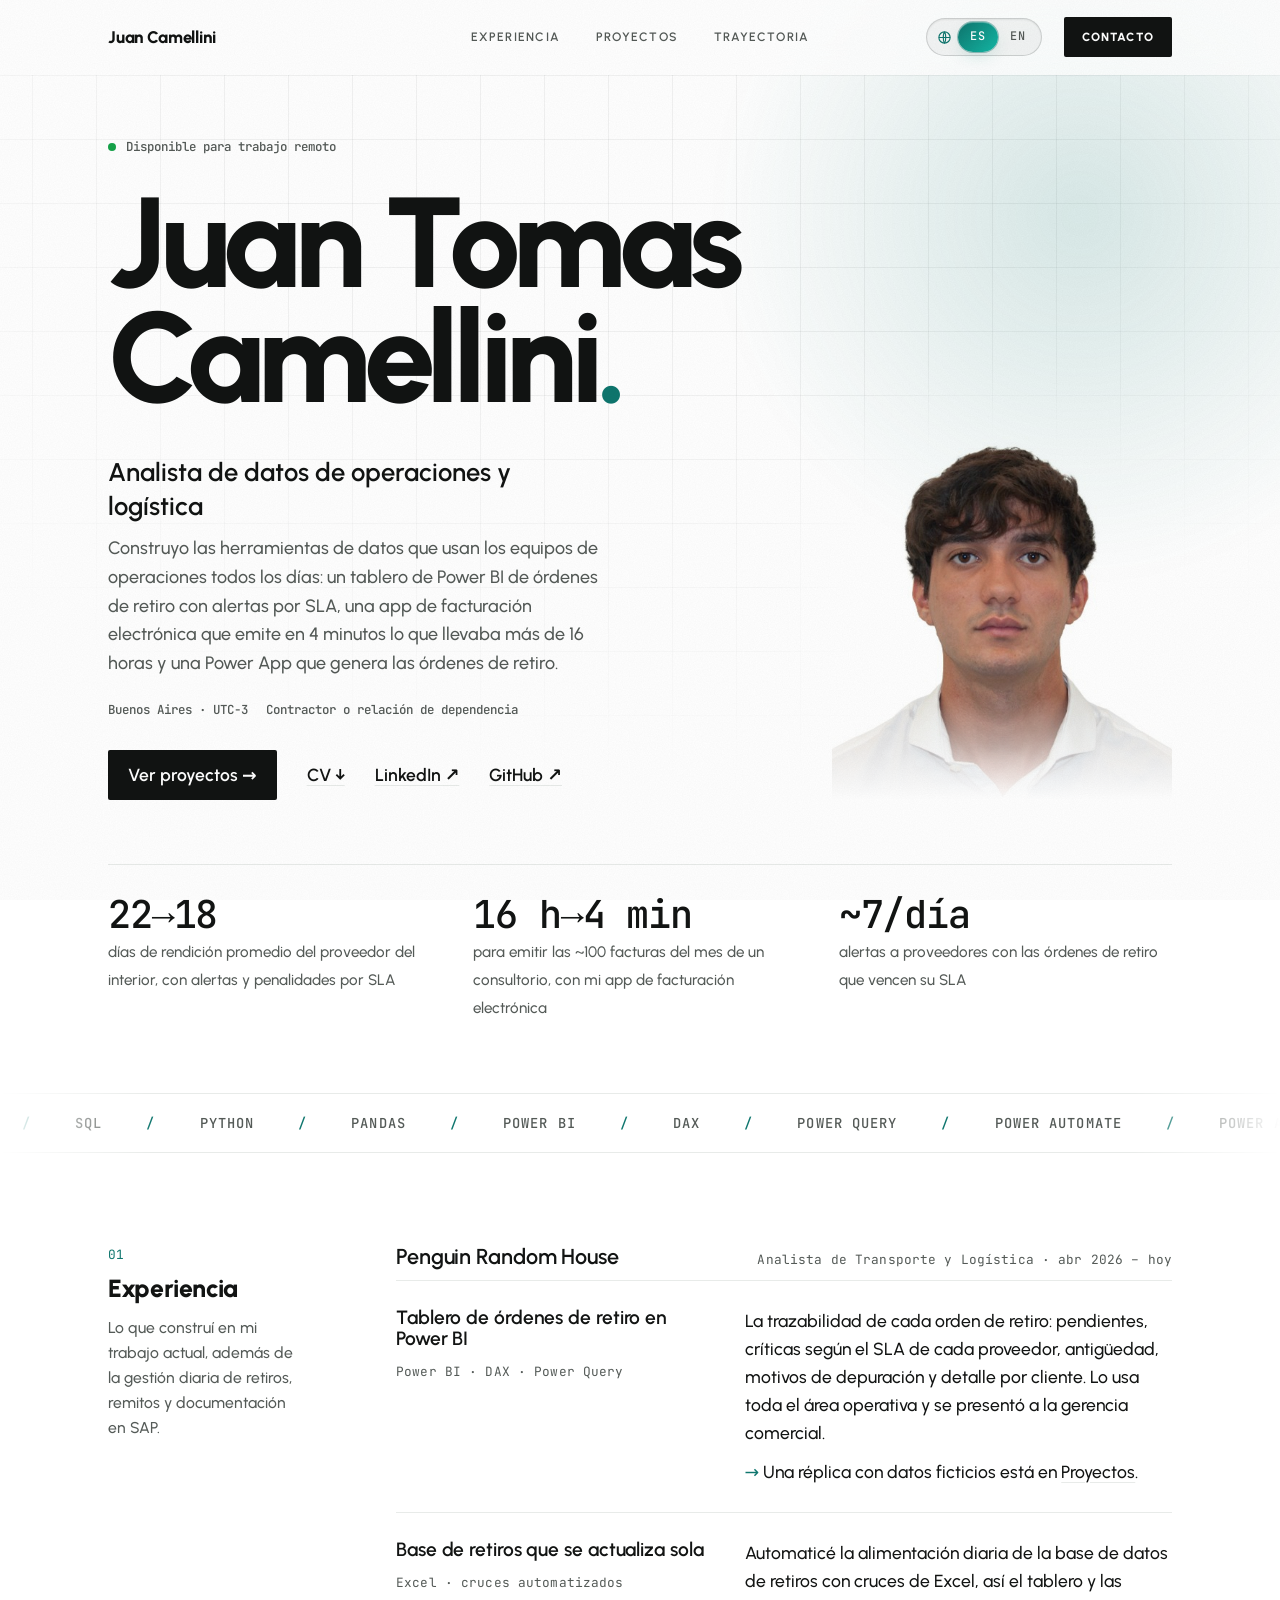
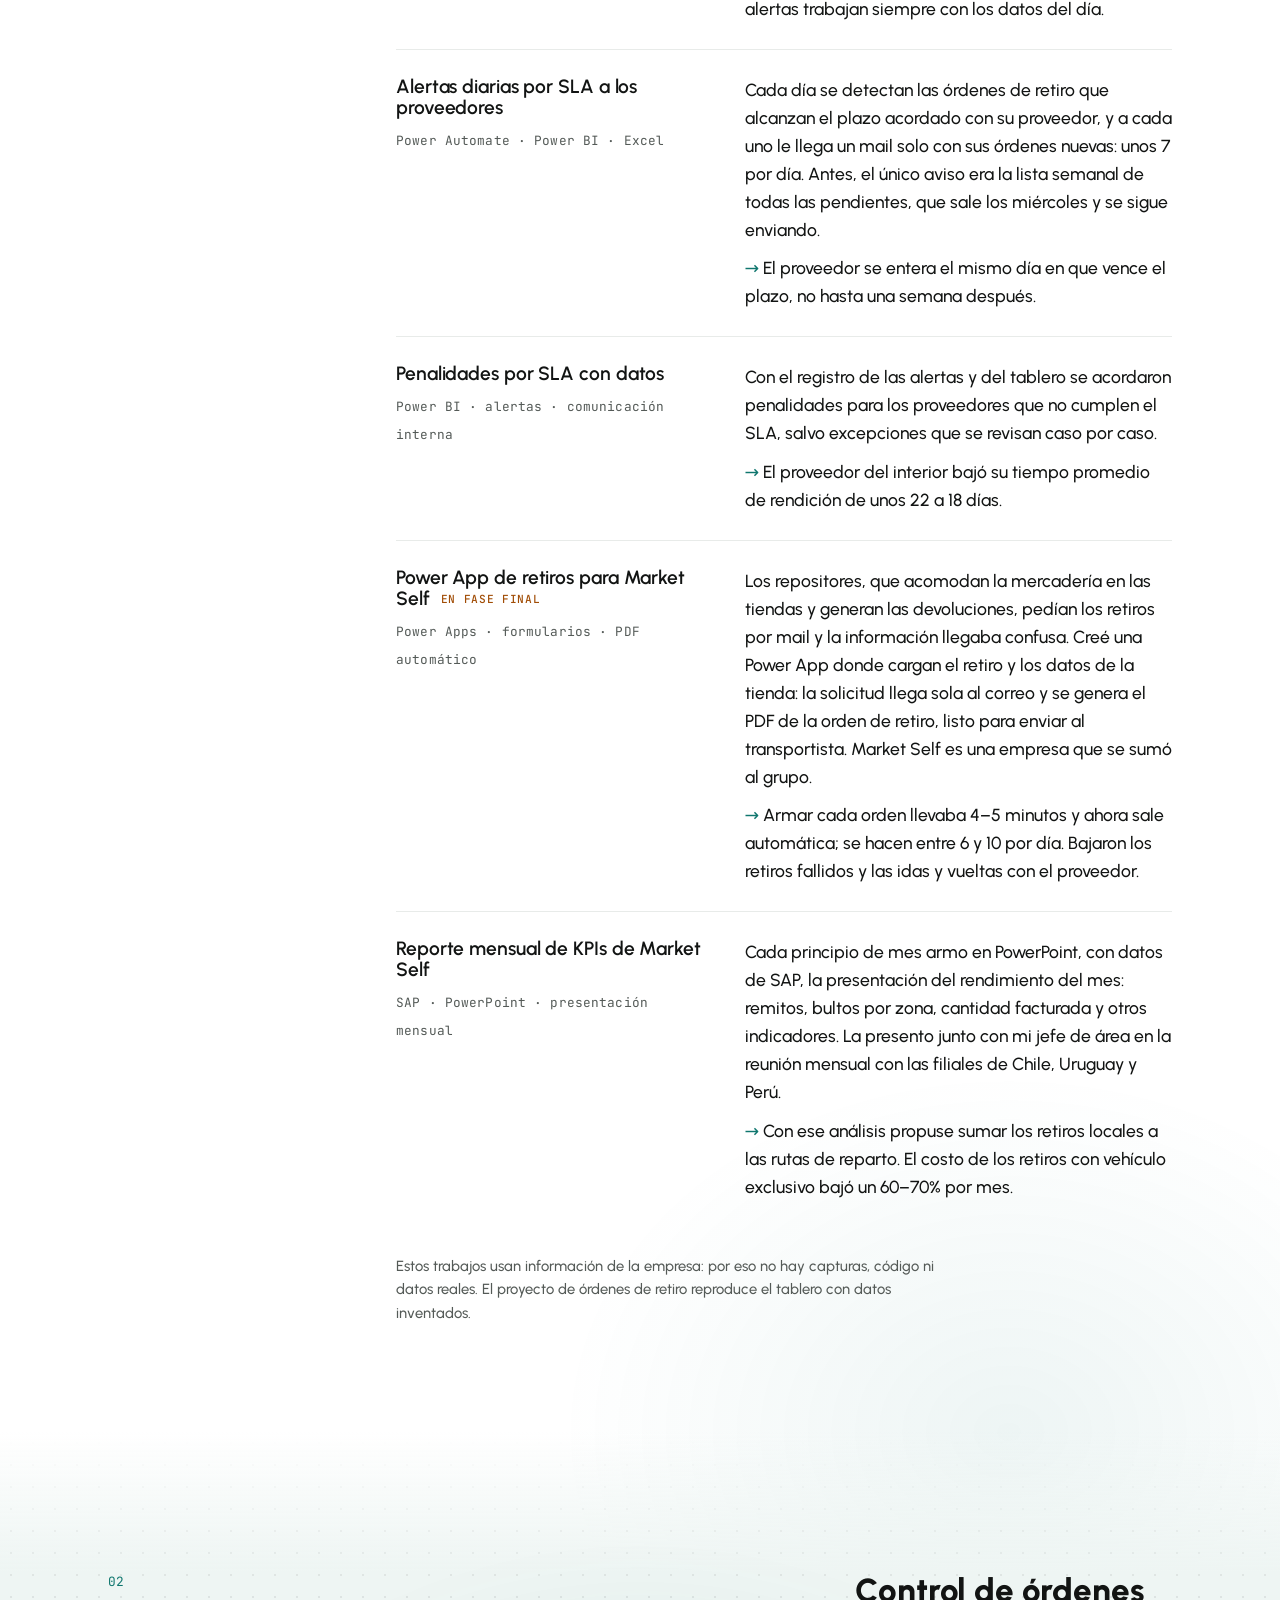
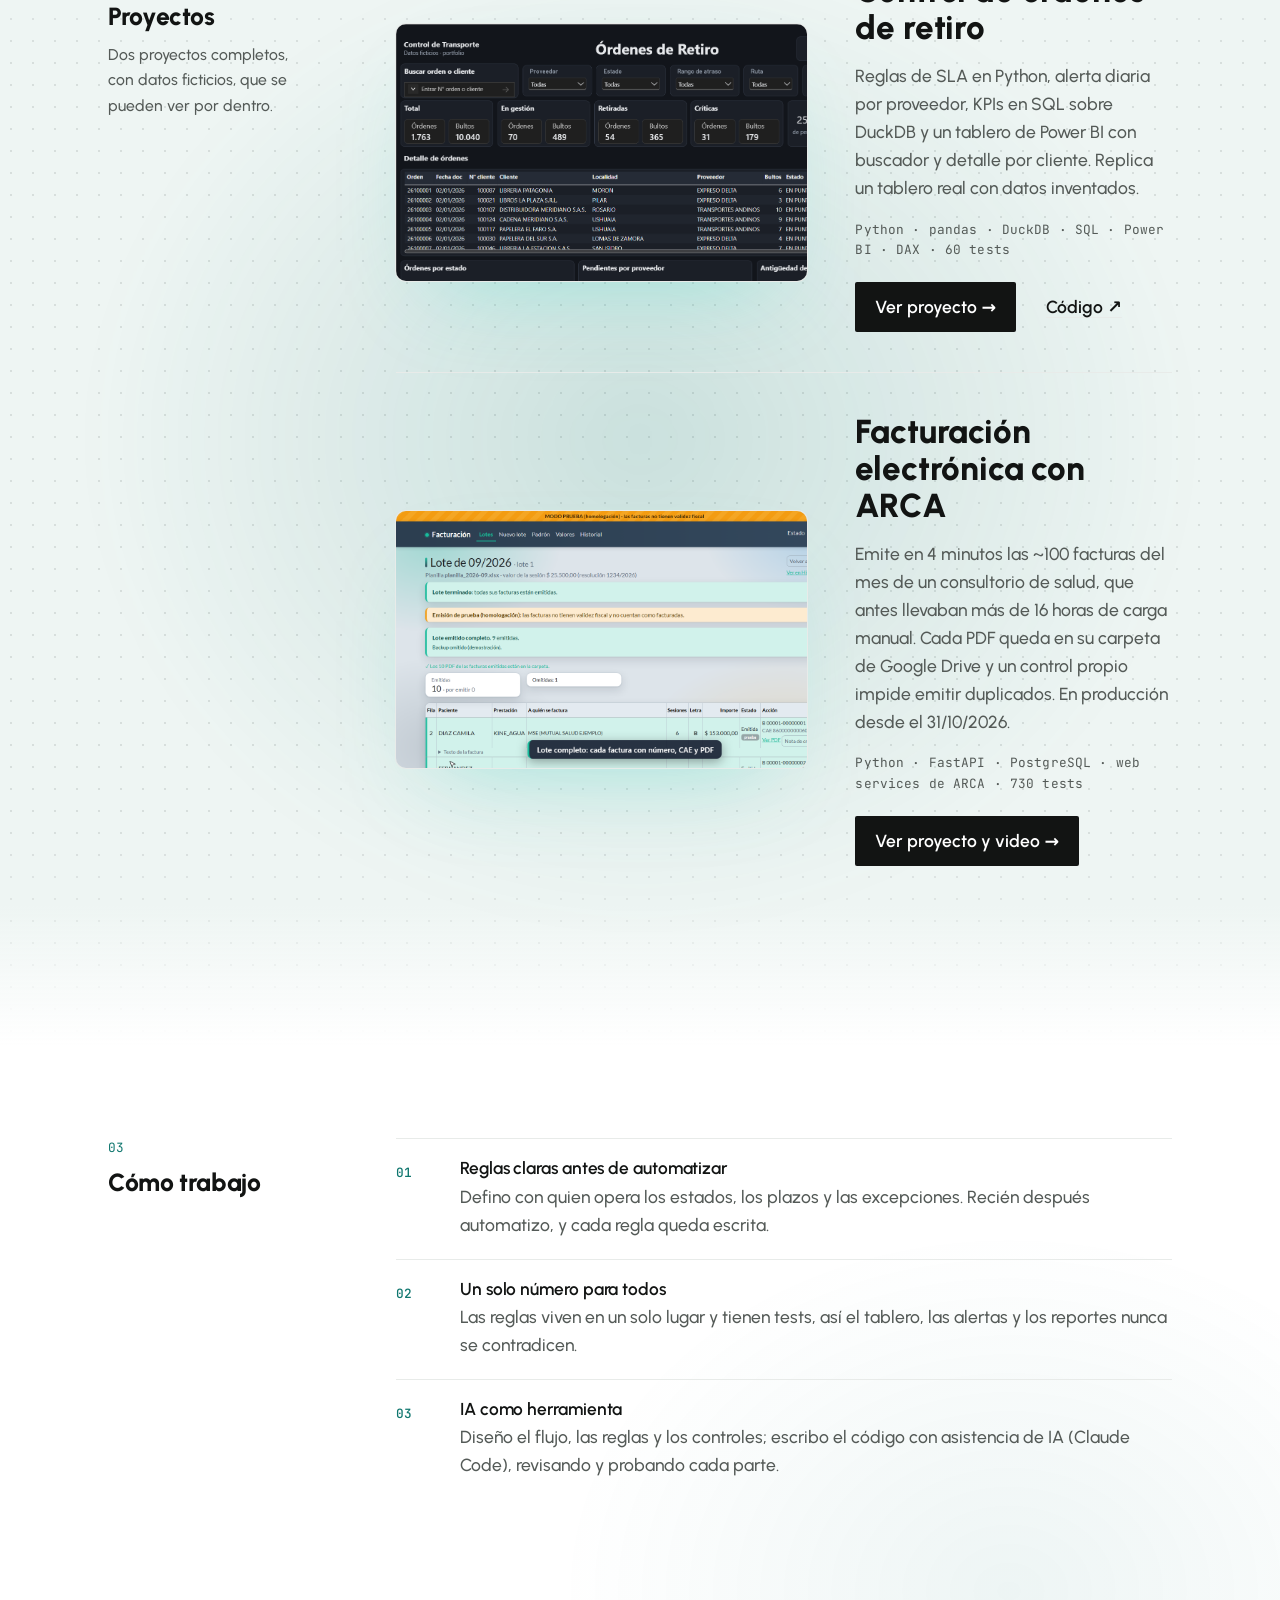
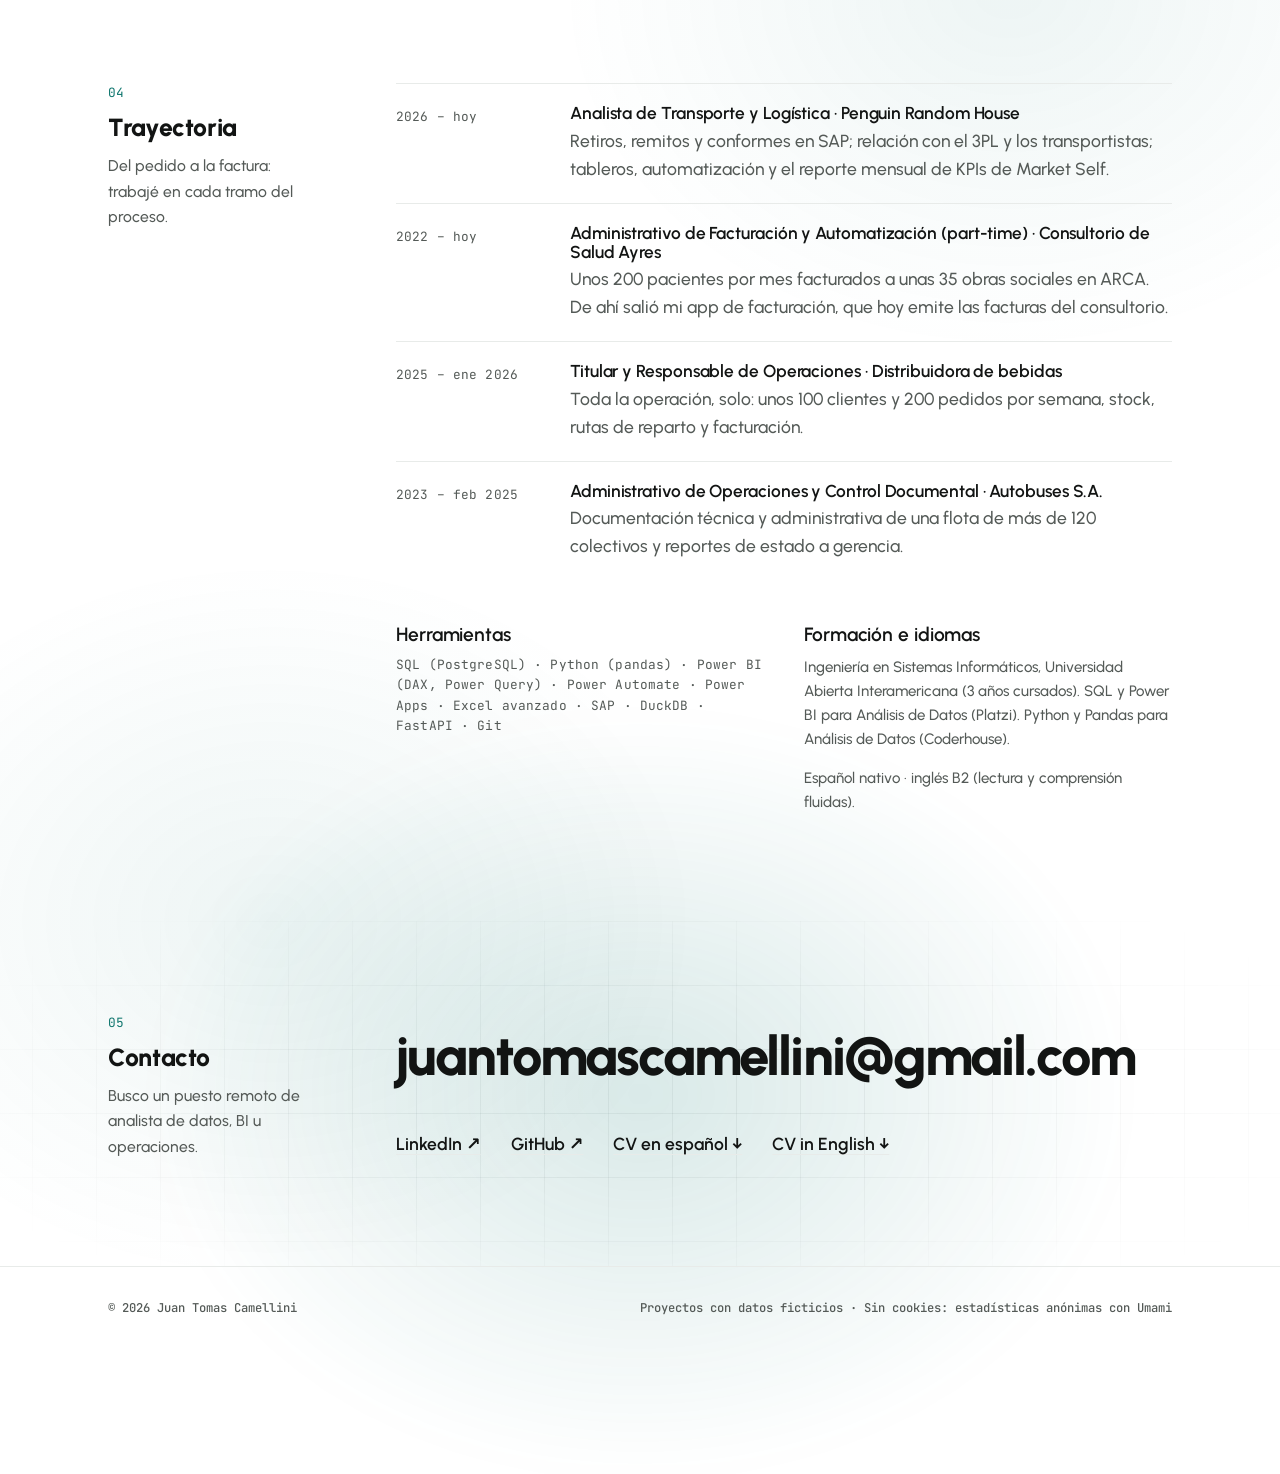
<file: index.html>
<!doctype html>
<html lang="es-AR">
<head>
<meta charset="utf-8">
<meta name="viewport" content="width=device-width, initial-scale=1">
<title>Juan Tomas Camellini · Analista de datos de operaciones y logística</title>
<meta name="description" content="Analista de datos de operaciones y logística. Tablero de Power BI de órdenes de retiro con alertas por SLA, app de facturación electrónica con ARCA y automatización de procesos con Power Apps, SQL y Python.">
<meta property="og:title" content="Juan Tomas Camellini · Analista de datos de operaciones y logística">
<meta property="og:description" content="Tablero de Power BI de órdenes de retiro con alertas por SLA, facturación electrónica automatizada y Power Apps.">
<meta property="og:type" content="website">
<meta property="og:url" content="https://juancamellini.github.io/">
<meta property="og:image" content="https://juancamellini.github.io/assets/img/retiros/01_tablero_principal.png">
<link rel="alternate" hreflang="es" href="https://juancamellini.github.io/">
<link rel="alternate" hreflang="en" href="https://juancamellini.github.io/en/">
<link rel="icon" href="favicon.svg" type="image/svg+xml">
<link rel="preload" href="assets/fonts/Urbanist-800.woff2" as="font" type="font/woff2" crossorigin>
<link rel="stylesheet" href="assets/css/site.css">
<script defer src="https://cloud.umami.is/script.js" data-website-id="164108d3-8122-4505-8b26-36ffdc7d3d99" data-domains="juancamellini.github.io"></script>
<script defer src="assets/js/stats.js"></script>
</head>
<body>
<a class="skip" href="#contenido">Ir al contenido</a>

<header class="site-header">
  <div class="wrap">
    <a class="brand" href="./">Juan Camellini</a>
    <nav class="nav" aria-label="Secciones">
      <a href="#experiencia">Experiencia</a>
      <a href="#proyectos">Proyectos</a>
      <a href="#trayectoria">Trayectoria</a>
    </nav>
    <div class="head-end">
      <a class="lang-switch" href="en/" hreflang="en" aria-label="Read this page in English" title="Read this page in English" data-ev="Cambio de idioma" data-ev-a="en"><svg viewBox="0 0 24 24" width="15" height="15" aria-hidden="true" fill="none" stroke="currentColor" stroke-width="1.8"><circle cx="12" cy="12" r="9"/><path d="M3 12h18M12 3c2.6 2.8 2.6 15.2 0 18M12 3c-2.6 2.8-2.6 15.2 0 18"/></svg><span class="on">ES</span><span lang="en">EN</span></a>
      <a class="cta" href="#contacto">Contacto</a>
    </div>
  </div>
</header>

<main id="contenido">

  <section class="hero bg-grid">
    <div class="wrap">
      <div class="hero-grid">
        <div>
          <p class="status"><i aria-hidden="true"></i>Disponible para trabajo remoto</p>
          <h1 class="hero-name">Juan Tomas<br>Camellini<span class="dot">.</span></h1>
          <p class="hero-role">Analista de datos de operaciones y logística</p>
          <p class="hero-text">Construyo las herramientas de datos que usan los equipos de operaciones todos los días: un tablero de Power BI de órdenes de retiro con alertas por SLA, una app de facturación electrónica que emite en 4 minutos lo que llevaba más de 16 horas y una Power App que genera las órdenes de retiro.</p>
          <ul class="hero-meta">
            <li>Buenos Aires · UTC-3</li>
            <li>Contractor o relación de dependencia</li>
          </ul>
          <ul class="links">
            <li><a class="go" href="#proyectos">Ver proyectos →</a></li>
            <li><a href="assets/cv/Juan_Camellini_CV_ES.pdf" download data-ev="Descarga CV" data-ev-idioma="es">CV ↓</a></li>
            <li><a href="https://www.linkedin.com/in/juancamellini" data-ev="Clic LinkedIn">LinkedIn ↗</a></li>
            <li><a href="https://github.com/JuanCamellini" data-ev="Clic GitHub" data-ev-destino="perfil">GitHub ↗</a></li>
          </ul>
        </div>
        <div class="portrait-wrap"><img class="portrait" src="assets/img/juan-camellini.jpg" alt="Foto de Juan Tomas Camellini" width="472" height="520"></div>
      </div>

      <div class="facts">
        <div class="fact"><b>22→18</b><span>días de rendición promedio del proveedor del interior, con alertas y penalidades por SLA</span></div>
        <div class="fact"><b>16 h→4 min</b><span>para emitir las ~100 facturas del mes de un consultorio, con mi app de facturación electrónica</span></div>
        <div class="fact"><b>~7/día</b><span>alertas a proveedores con las órdenes de retiro que vencen su SLA</span></div>
      </div>
    </div>
  </section>

  <div class="marquee" aria-label="Herramientas">
    <div class="marquee-track">
      <ul><li>SQL</li><li>Python</li><li>pandas</li><li>Power BI</li><li>DAX</li><li>Power Query</li><li>Power Automate</li><li>Power Apps</li><li>DuckDB</li><li>PostgreSQL</li><li>Excel</li><li>SAP</li><li>FastAPI</li><li>Git</li></ul>
      <ul aria-hidden="true"><li>SQL</li><li>Python</li><li>pandas</li><li>Power BI</li><li>DAX</li><li>Power Query</li><li>Power Automate</li><li>Power Apps</li><li>DuckDB</li><li>PostgreSQL</li><li>Excel</li><li>SAP</li><li>FastAPI</li><li>Git</li></ul>
    </div>
  </div>

  <section id="experiencia">
    <div class="wrap sec">
      <div class="sec-head">
        <span class="mono">01</span>
        <h2>Experiencia</h2>
        <p>Lo que construí en mi trabajo actual, además de la gestión diaria de retiros, remitos y documentación en SAP.</p>
      </div>
      <div>
        <div class="job-line">
          <h3>Penguin Random House</h3>
          <span class="mono muted">Analista de Transporte y Logística · abr 2026 – hoy</span>
        </div>
        <ul class="rows">
          <li class="row">
            <div><h3>Tablero de órdenes de retiro en Power BI</h3><span class="mono">Power BI · DAX · Power Query</span></div>
            <div>
              <p>La trazabilidad de cada orden de retiro: pendientes, críticas según el SLA de cada proveedor, antigüedad, motivos de depuración y detalle por cliente. Lo usa toda el área operativa y se presentó a la gerencia comercial.</p>
              <p class="result">Una réplica con datos ficticios está en <a href="proyectos/ordenes-retiro.html">Proyectos</a>.</p>
            </div>
          </li>
          <li class="row">
            <div><h3>Base de retiros que se actualiza sola</h3><span class="mono">Excel · cruces automatizados</span></div>
            <div>
              <p>Automaticé la alimentación diaria de la base de datos de retiros con cruces de Excel, así el tablero y las alertas trabajan siempre con los datos del día.</p>
            </div>
          </li>
          <li class="row">
            <div><h3>Alertas diarias por SLA a los proveedores</h3><span class="mono">Power Automate · Power BI · Excel</span></div>
            <div>
              <p>Cada día se detectan las órdenes de retiro que alcanzan el plazo acordado con su proveedor, y a cada uno le llega un mail solo con sus órdenes nuevas: unos 7 por día. Antes, el único aviso era la lista semanal de todas las pendientes, que sale los miércoles y se sigue enviando.</p>
              <p class="result">El proveedor se entera el mismo día en que vence el plazo, no hasta una semana después.</p>
            </div>
          </li>
          <li class="row">
            <div><h3>Penalidades por SLA con datos</h3><span class="mono">Power BI · alertas · comunicación interna</span></div>
            <div>
              <p>Con el registro de las alertas y del tablero se acordaron penalidades para los proveedores que no cumplen el SLA, salvo excepciones que se revisan caso por caso.</p>
              <p class="result">El proveedor del interior bajó su tiempo promedio de rendición de unos 22 a 18 días.</p>
            </div>
          </li>
          <li class="row">
            <div><h3>Power App de retiros para Market Self <span class="tag">En fase final</span></h3><span class="mono">Power Apps · formularios · PDF automático</span></div>
            <div>
              <p>Los repositores, que acomodan la mercadería en las tiendas y generan las devoluciones, pedían los retiros por mail y la información llegaba confusa. Creé una Power App donde cargan el retiro y los datos de la tienda: la solicitud llega sola al correo y se genera el PDF de la orden de retiro, listo para enviar al transportista. Market Self es una empresa que se sumó al grupo.</p>
              <p class="result">Armar cada orden llevaba 4–5 minutos y ahora sale automática; se hacen entre 6 y 10 por día. Bajaron los retiros fallidos y las idas y vueltas con el proveedor.</p>
            </div>
          </li>
          <li class="row">
            <div><h3>Reporte mensual de KPIs de Market Self</h3><span class="mono">SAP · PowerPoint · presentación mensual</span></div>
            <div>
              <p>Cada principio de mes armo en PowerPoint, con datos de SAP, la presentación del rendimiento del mes: remitos, bultos por zona, cantidad facturada y otros indicadores. La presento junto con mi jefe de área en la reunión mensual con las filiales de Chile, Uruguay y Perú.</p>
              <p class="result">Con ese análisis propuse sumar los retiros locales a las rutas de reparto. El costo de los retiros con vehículo exclusivo bajó un 60–70% por mes.</p>
            </div>
          </li>
        </ul>
        <p class="note">Estos trabajos usan información de la empresa: por eso no hay capturas, código ni datos reales. El proyecto de órdenes de retiro reproduce el tablero con datos inventados.</p>
      </div>
    </div>
  </section>

  <section id="proyectos" class="band">
    <div class="wrap sec">
      <div class="sec-head">
        <span class="mono">02</span>
        <h2>Proyectos</h2>
        <p>Dos proyectos completos, con datos ficticios, que se pueden ver por dentro.</p>
      </div>
      <div>
        <article class="proj">
          <a class="shot" href="proyectos/ordenes-retiro.html" aria-label="Ver el proyecto de órdenes de retiro">
            <img src="assets/img/retiros/01_tablero_principal.png" alt="Tablero de Power BI de órdenes de retiro, con filtros, tarjetas de KPIs y la tabla de detalle" width="1430" height="682" loading="lazy">
          </a>
          <div>
            <h3>Control de órdenes de retiro</h3>
            <p>Reglas de SLA en Python, alerta diaria por proveedor, KPIs en SQL sobre DuckDB y un tablero de Power BI con buscador y detalle por cliente. Replica un tablero real con datos inventados.</p>
            <span class="mono">Python · pandas · DuckDB · SQL · Power BI · DAX · 60 tests</span>
            <ul class="links">
              <li><a class="go" href="proyectos/ordenes-retiro.html">Ver proyecto →</a></li>
              <li><a href="https://github.com/JuanCamellini/logistics-control-tower" data-ev="Clic GitHub" data-ev-destino="repo retiros">Código ↗</a></li>
            </ul>
          </div>
        </article>
        <article class="proj">
          <a class="shot" href="proyectos/facturacion.html" aria-label="Ver el proyecto de facturación electrónica">
            <img src="assets/img/facturacion/lote-emitido.png" alt="App de facturación con un lote del mes emitido: cada factura con número, CAE y PDF" width="1280" height="720" loading="lazy">
          </a>
          <div>
            <h3>Facturación electrónica con ARCA</h3>
            <p>Emite en 4 minutos las ~100 facturas del mes de un consultorio de salud, que antes llevaban más de 16 horas de carga manual. Cada PDF queda en su carpeta de Google Drive y un control propio impide emitir duplicados. En producción desde el 31/10/2026.</p>
            <span class="mono">Python · FastAPI · PostgreSQL · web services de ARCA · 730 tests</span>
            <ul class="links">
              <li><a class="go" href="proyectos/facturacion.html">Ver proyecto y video →</a></li>
            </ul>
          </div>
        </article>
      </div>
    </div>
  </section>

  <section id="como-trabajo">
    <div class="wrap sec">
      <div class="sec-head">
        <span class="mono">03</span>
        <h2>Cómo trabajo</h2>
      </div>
      <ol class="numbered">
        <li><div><h3>Reglas claras antes de automatizar</h3><p>Defino con quien opera los estados, los plazos y las excepciones. Recién después automatizo, y cada regla queda escrita.</p></div></li>
        <li><div><h3>Un solo número para todos</h3><p>Las reglas viven en un solo lugar y tienen tests, así el tablero, las alertas y los reportes nunca se contradicen.</p></div></li>
        <li><div><h3>IA como herramienta</h3><p>Diseño el flujo, las reglas y los controles; escribo el código con asistencia de IA (Claude Code), revisando y probando cada parte.</p></div></li>
      </ol>
    </div>
  </section>

  <section id="trayectoria">
    <div class="wrap sec">
      <div class="sec-head">
        <span class="mono">04</span>
        <h2>Trayectoria</h2>
        <p>Del pedido a la factura: trabajé en cada tramo del proceso.</p>
      </div>
      <div>
        <div class="years">
          <span class="mono">2026 – hoy</span>
          <div><h3>Analista de Transporte y Logística · Penguin Random House</h3><p>Retiros, remitos y conformes en SAP; relación con el 3PL y los transportistas; tableros, automatización y el reporte mensual de KPIs de Market Self.</p></div>
        </div>
        <div class="years">
          <span class="mono">2022 – hoy</span>
          <div><h3>Administrativo de Facturación y Automatización (part-time) · Consultorio de Salud Ayres</h3><p>Unos 200 pacientes por mes facturados a unas 35 obras sociales en ARCA. De ahí salió mi app de facturación, que hoy emite las facturas del consultorio.</p></div>
        </div>
        <div class="years">
          <span class="mono">2025 – ene 2026</span>
          <div><h3>Titular y Responsable de Operaciones · Distribuidora de bebidas</h3><p>Toda la operación, solo: unos 100 clientes y 200 pedidos por semana, stock, rutas de reparto y facturación.</p></div>
        </div>
        <div class="years">
          <span class="mono">2023 – feb 2025</span>
          <div><h3>Administrativo de Operaciones y Control Documental · Autobuses S.A.</h3><p>Documentación técnica y administrativa de una flota de más de 120 colectivos y reportes de estado a gerencia.</p></div>
        </div>

        <div class="grid two" style="margin-top:44px">
          <div>
            <h3>Herramientas</h3>
            <p class="mono muted">SQL (PostgreSQL) · Python (pandas) · Power BI (DAX, Power Query) · Power Automate · Power Apps · Excel avanzado · SAP · DuckDB · FastAPI · Git</p>
          </div>
          <div>
            <h3>Formación e idiomas</h3>
            <p class="muted small">Ingeniería en Sistemas Informáticos, Universidad Abierta Interamericana (3 años cursados). SQL y Power BI para Análisis de Datos (Platzi). Python y Pandas para Análisis de Datos (Coderhouse).</p>
            <p class="muted small">Español nativo · inglés B2 (lectura y comprensión fluidas).</p>
          </div>
        </div>
      </div>
    </div>
  </section>

  <section id="contacto" class="bg-grid center">
    <div class="wrap sec">
      <div class="sec-head">
        <span class="mono">05</span>
        <h2>Contacto</h2>
        <p>Busco un puesto remoto de analista de datos, BI u operaciones.</p>
      </div>
      <div>
        <a class="contact-big" href="mailto:juantomascamellini@gmail.com" data-ev="Clic mail">juantomascamellini@gmail.com</a>
        <ul class="links">
          <li><a href="https://www.linkedin.com/in/juancamellini" data-ev="Clic LinkedIn">LinkedIn ↗</a></li>
          <li><a href="https://github.com/JuanCamellini" data-ev="Clic GitHub" data-ev-destino="perfil">GitHub ↗</a></li>
          <li><a href="assets/cv/Juan_Camellini_CV_ES.pdf" download data-ev="Descarga CV" data-ev-idioma="es">CV en español ↓</a></li>
          <li><a href="assets/cv/Juan_Camellini_CV_EN.pdf" download lang="en" data-ev="Descarga CV" data-ev-idioma="en">CV in English ↓</a></li>
        </ul>
      </div>
    </div>
  </section>

</main>

<footer class="site-footer">
  <div class="wrap">
    <span>© 2026 Juan Tomas Camellini</span>
    <span>Proyectos con datos ficticios · Sin cookies: estadísticas anónimas con Umami</span>
  </div>
</footer>
</body>
</html>
</file>
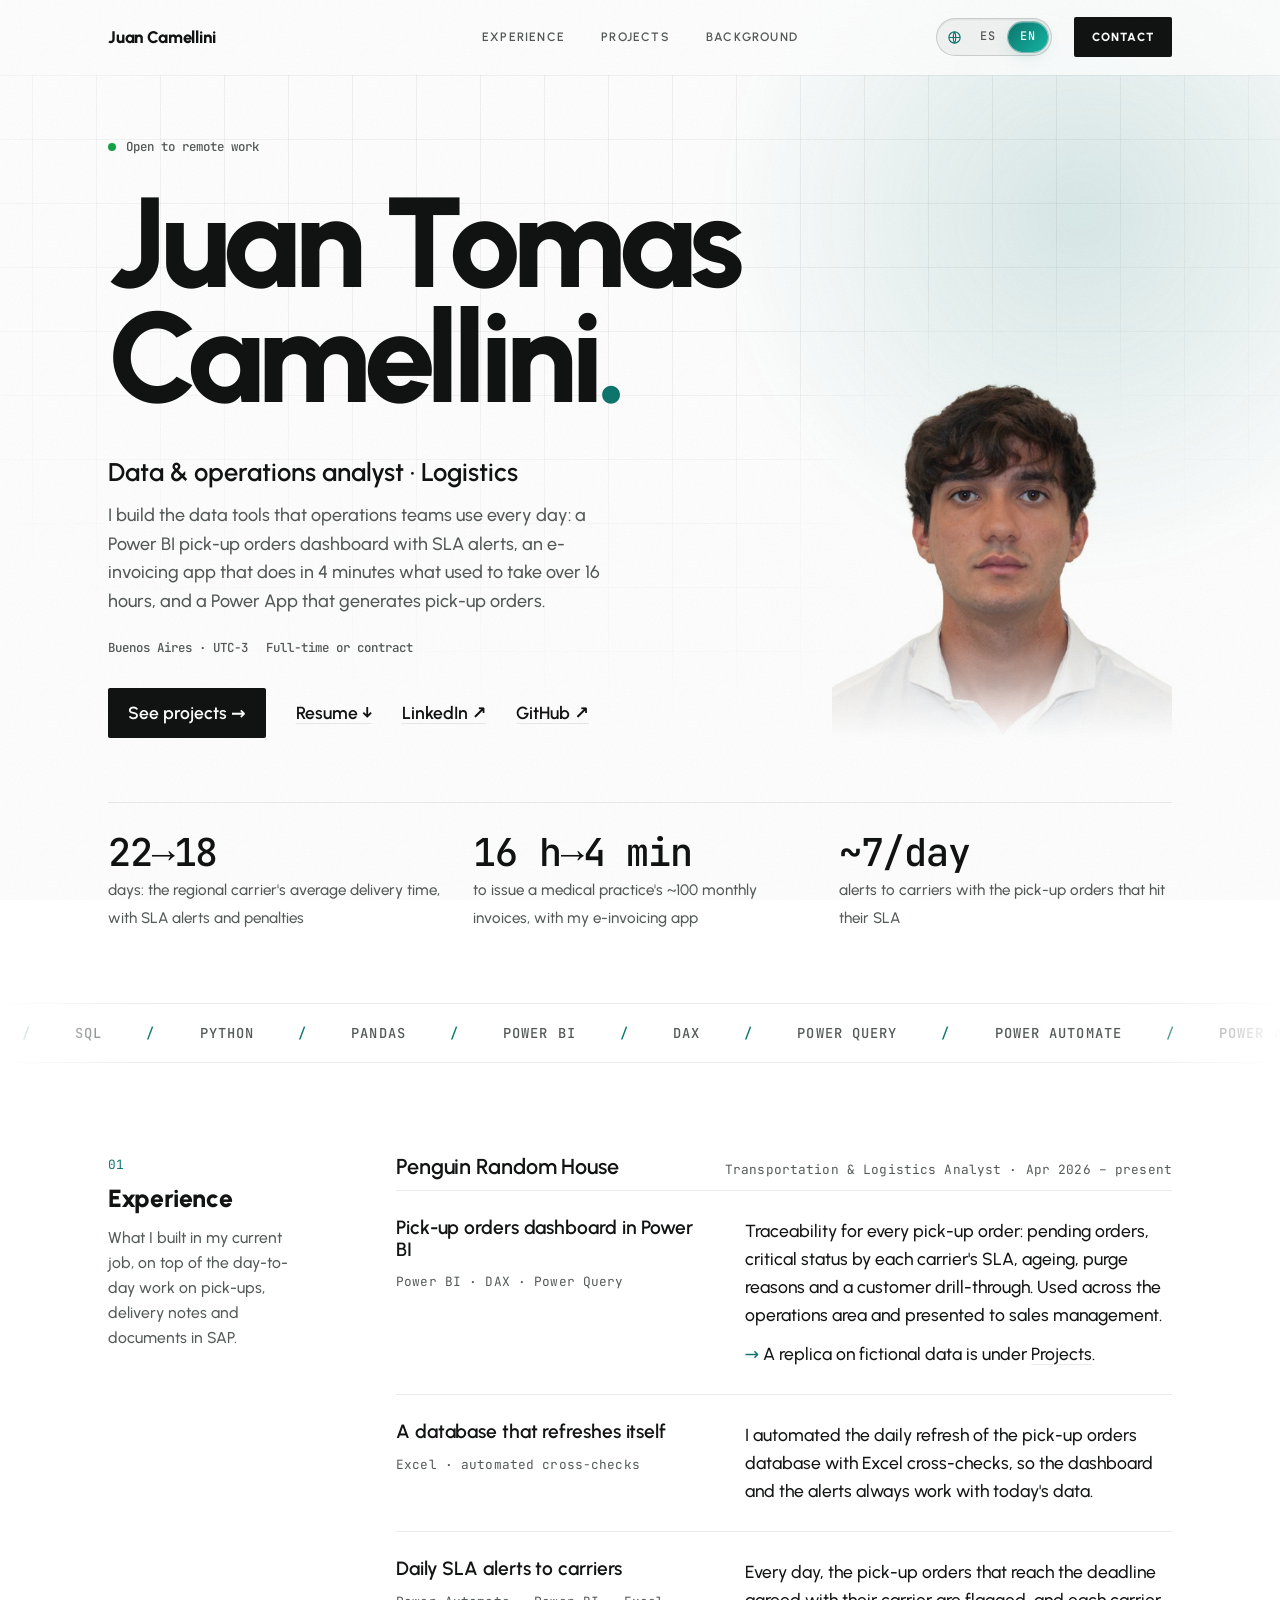
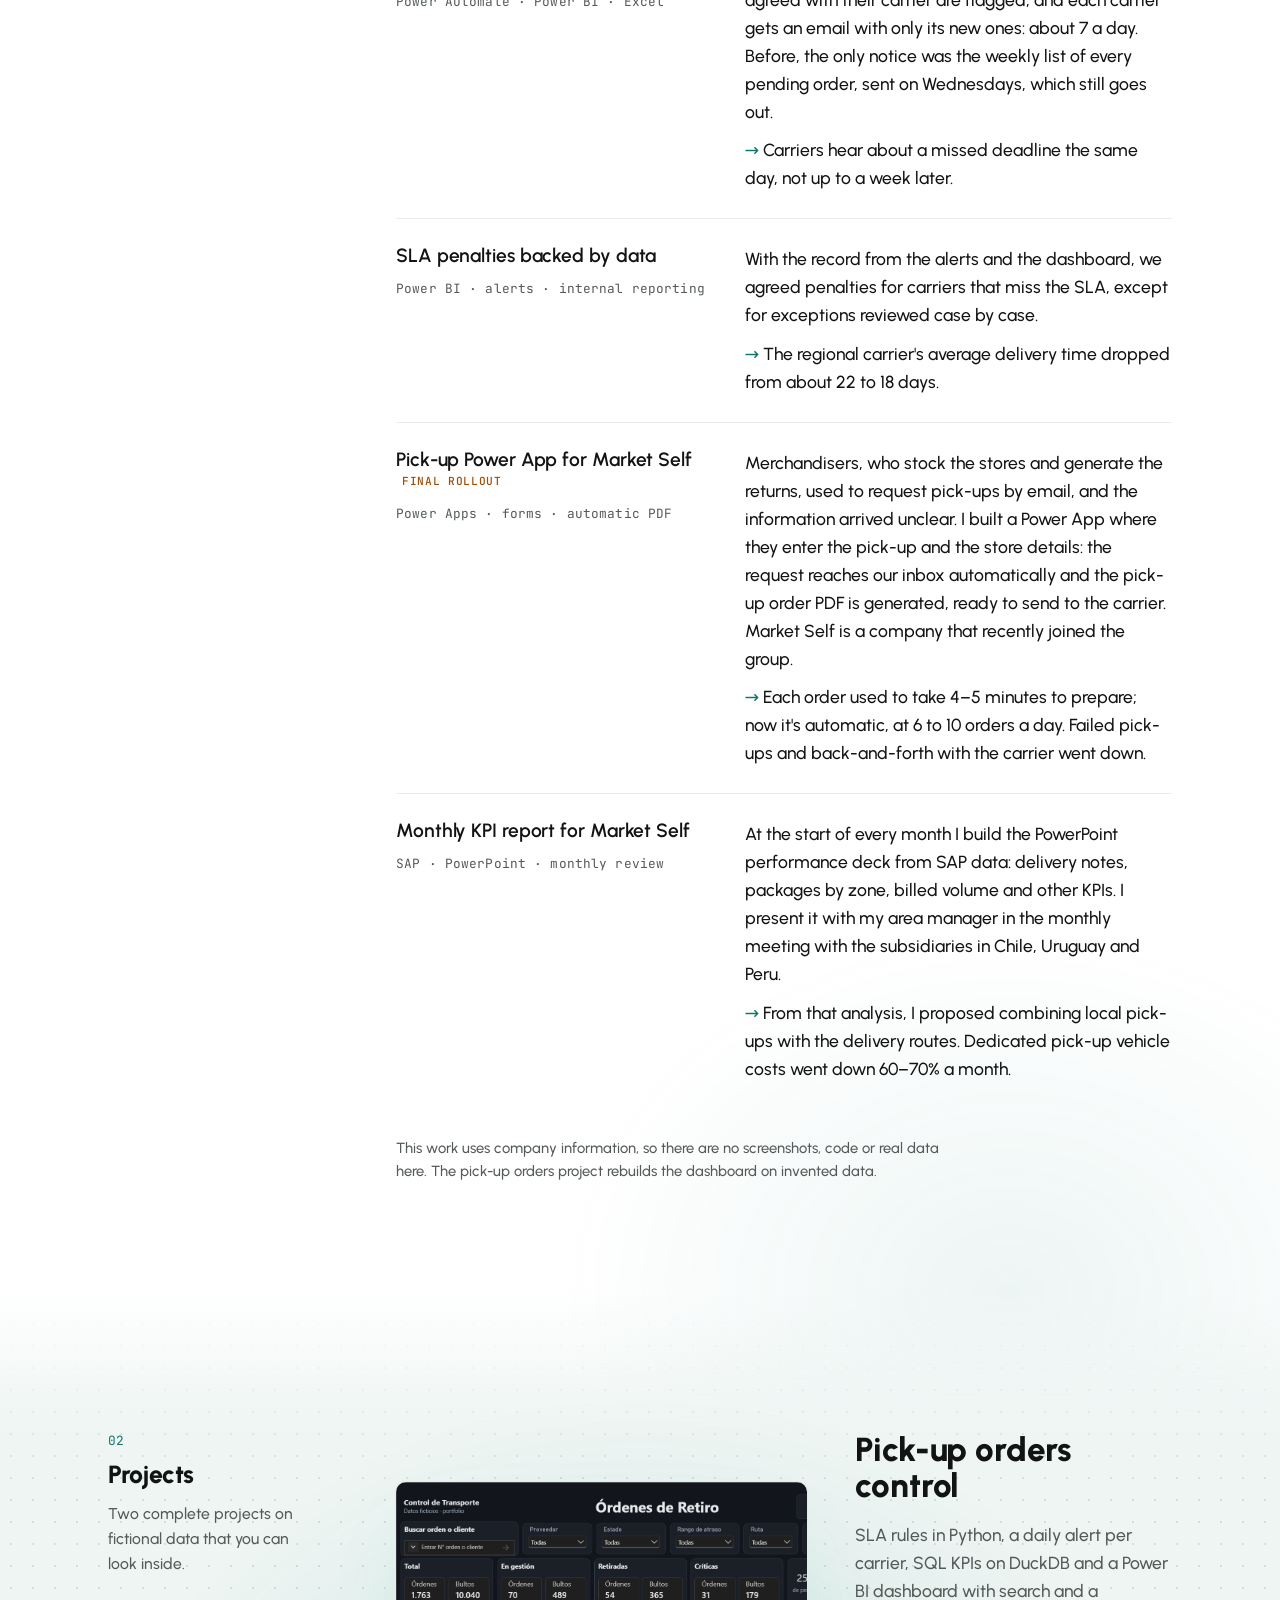
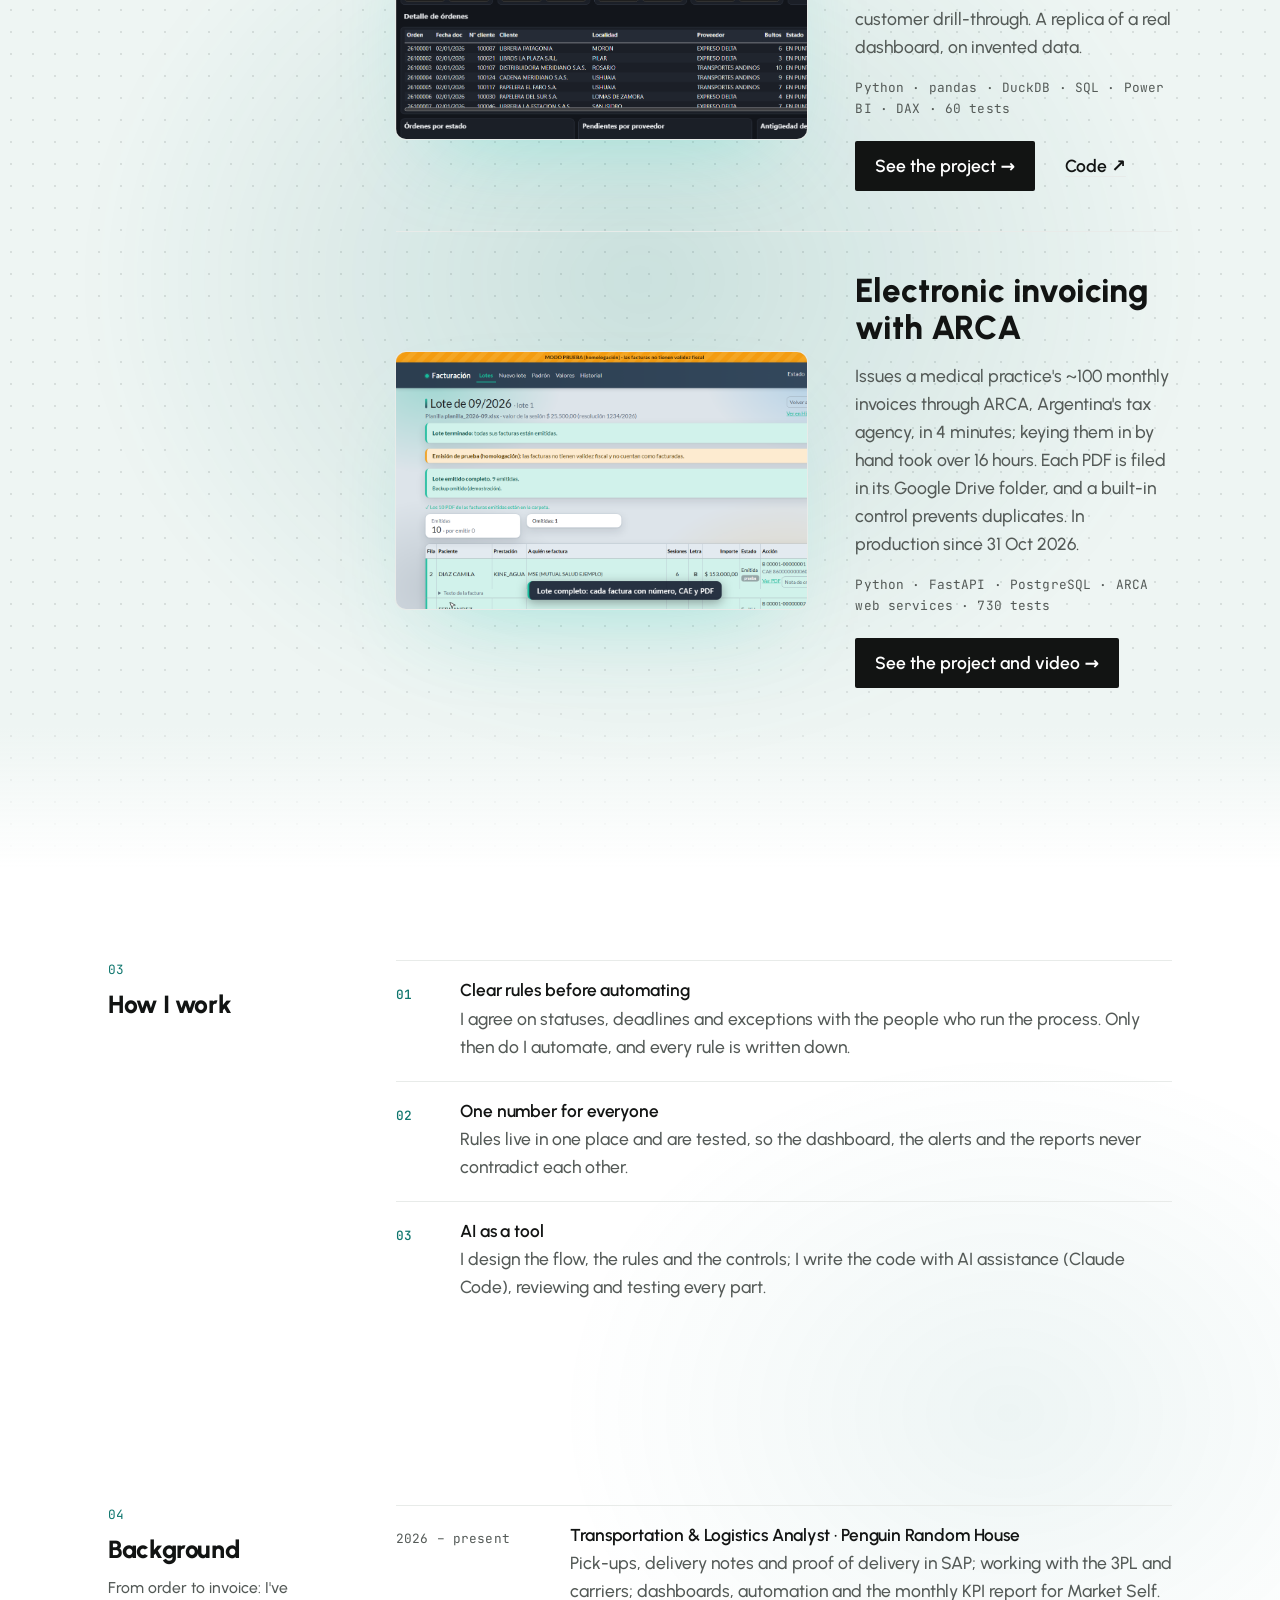
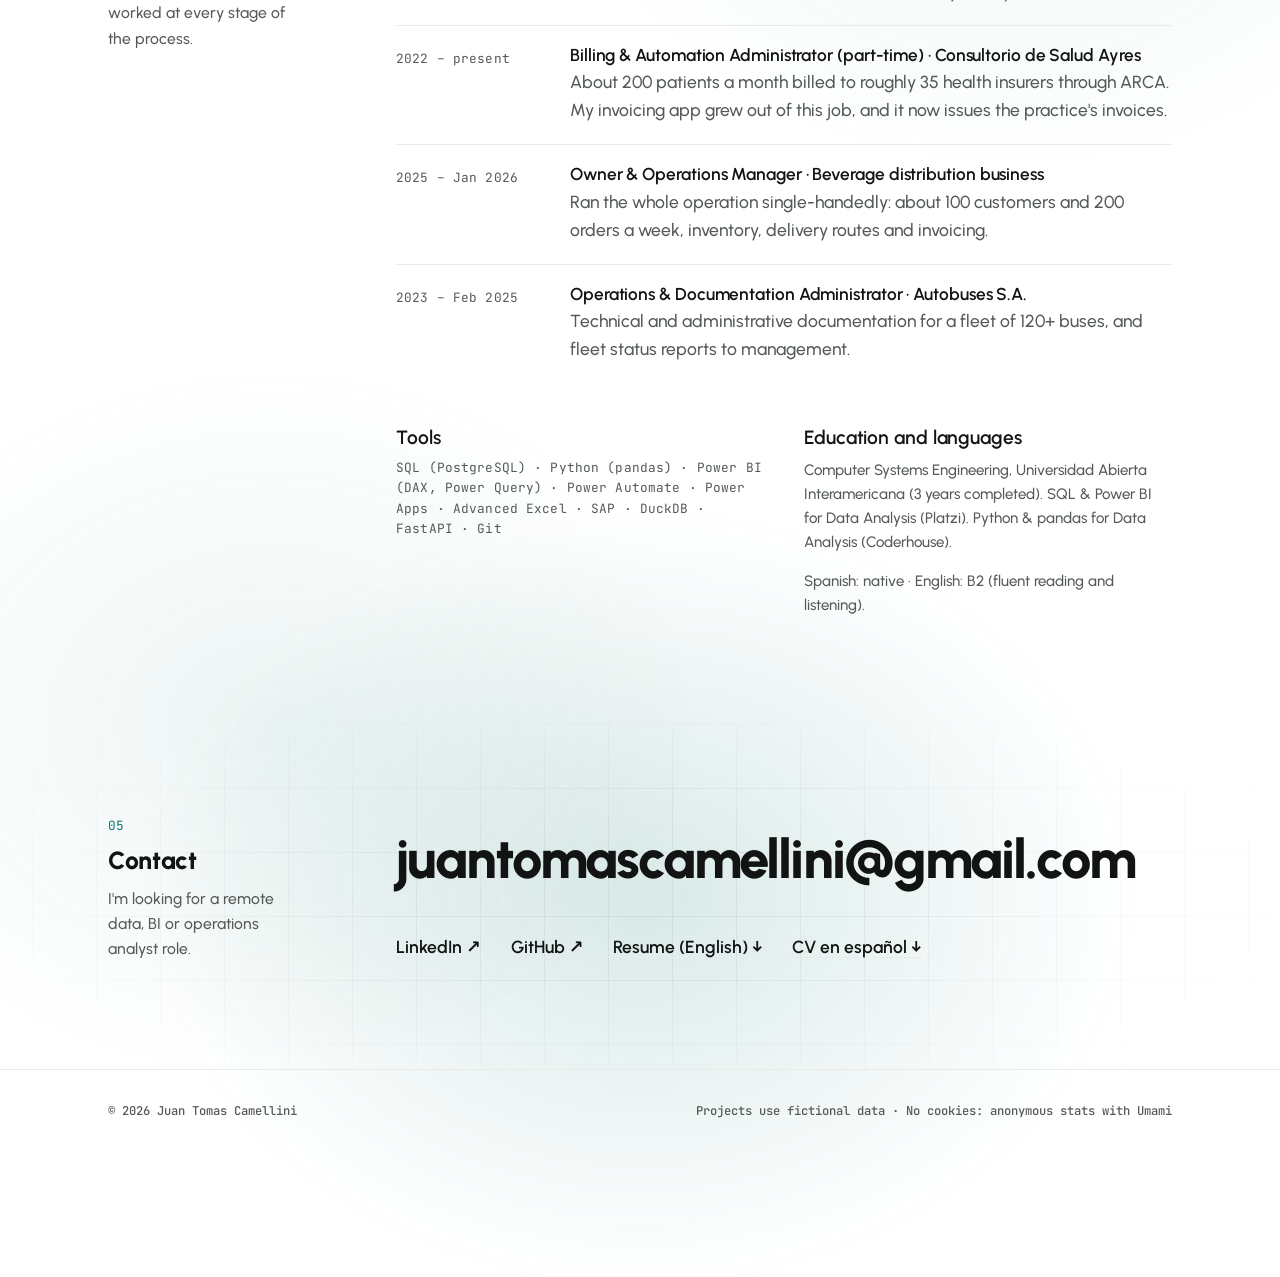
<file: en/index.html>
<!doctype html>
<html lang="en">
<head>
<meta charset="utf-8">
<meta name="viewport" content="width=device-width, initial-scale=1">
<title>Juan Tomas Camellini · Data &amp; Operations Analyst, Logistics</title>
<meta name="description" content="Data and operations analyst in logistics. A Power BI pick-up orders dashboard with SLA alerts, an e-invoicing app for Argentina's tax agency, and process automation with Power Apps, SQL and Python.">
<meta property="og:title" content="Juan Tomas Camellini · Data &amp; Operations Analyst, Logistics">
<meta property="og:description" content="A Power BI pick-up orders dashboard with SLA alerts, automated e-invoicing and Power Apps.">
<meta property="og:type" content="website">
<meta property="og:url" content="https://juancamellini.github.io/en/">
<meta property="og:image" content="https://juancamellini.github.io/assets/img/retiros/01_tablero_principal.png">
<link rel="alternate" hreflang="es" href="https://juancamellini.github.io/">
<link rel="alternate" hreflang="en" href="https://juancamellini.github.io/en/">
<link rel="icon" href="../favicon.svg" type="image/svg+xml">
<link rel="preload" href="../assets/fonts/Urbanist-800.woff2" as="font" type="font/woff2" crossorigin>
<link rel="stylesheet" href="../assets/css/site.css">
<script defer src="https://cloud.umami.is/script.js" data-website-id="164108d3-8122-4505-8b26-36ffdc7d3d99" data-domains="juancamellini.github.io"></script>
<script defer src="../assets/js/stats.js"></script>
</head>
<body>
<a class="skip" href="#content">Skip to content</a>

<header class="site-header">
  <div class="wrap">
    <a class="brand" href="./">Juan Camellini</a>
    <nav class="nav" aria-label="Sections">
      <a href="#experience">Experience</a>
      <a href="#projects">Projects</a>
      <a href="#background">Background</a>
    </nav>
    <div class="head-end">
      <a class="lang-switch" href="../" hreflang="es" aria-label="Ver esta página en español" title="Ver esta página en español" data-ev="Cambio de idioma" data-ev-a="es"><svg viewBox="0 0 24 24" width="15" height="15" aria-hidden="true" fill="none" stroke="currentColor" stroke-width="1.8"><circle cx="12" cy="12" r="9"/><path d="M3 12h18M12 3c2.6 2.8 2.6 15.2 0 18M12 3c-2.6 2.8-2.6 15.2 0 18"/></svg><span lang="es">ES</span><span class="on">EN</span></a>
      <a class="cta" href="#contact">Contact</a>
    </div>
  </div>
</header>

<main id="content">

  <section class="hero bg-grid">
    <div class="wrap">
      <div class="hero-grid">
        <div>
          <p class="status"><i aria-hidden="true"></i>Open to remote work</p>
          <h1 class="hero-name">Juan Tomas<br>Camellini<span class="dot">.</span></h1>
          <p class="hero-role">Data &amp; operations analyst · Logistics</p>
          <p class="hero-text">I build the data tools that operations teams use every day: a Power BI pick-up orders dashboard with SLA alerts, an e-invoicing app that does in 4 minutes what used to take over 16 hours, and a Power App that generates pick-up orders.</p>
          <ul class="hero-meta">
            <li>Buenos Aires · UTC-3</li>
            <li>Full-time or contract</li>
          </ul>
          <ul class="links">
            <li><a class="go" href="#projects">See projects →</a></li>
            <li><a href="../assets/cv/Juan_Camellini_CV_EN.pdf" download data-ev="Descarga CV" data-ev-idioma="en">Resume ↓</a></li>
            <li><a href="https://www.linkedin.com/in/juancamellini" data-ev="Clic LinkedIn">LinkedIn ↗</a></li>
            <li><a href="https://github.com/JuanCamellini" data-ev="Clic GitHub" data-ev-destino="perfil">GitHub ↗</a></li>
          </ul>
        </div>
        <div class="portrait-wrap"><img class="portrait" src="../assets/img/juan-camellini.jpg" alt="Photo of Juan Tomas Camellini" width="472" height="520"></div>
      </div>

      <div class="facts">
        <div class="fact"><b>22→18</b><span>days: the regional carrier's average delivery time, with SLA alerts and penalties</span></div>
        <div class="fact"><b>16 h→4 min</b><span>to issue a medical practice's ~100 monthly invoices, with my e-invoicing app</span></div>
        <div class="fact"><b>~7/day</b><span>alerts to carriers with the pick-up orders that hit their SLA</span></div>
      </div>
    </div>
  </section>

  <div class="marquee" aria-label="Tools">
    <div class="marquee-track">
      <ul><li>SQL</li><li>Python</li><li>pandas</li><li>Power BI</li><li>DAX</li><li>Power Query</li><li>Power Automate</li><li>Power Apps</li><li>DuckDB</li><li>PostgreSQL</li><li>Excel</li><li>SAP</li><li>FastAPI</li><li>Git</li></ul>
      <ul aria-hidden="true"><li>SQL</li><li>Python</li><li>pandas</li><li>Power BI</li><li>DAX</li><li>Power Query</li><li>Power Automate</li><li>Power Apps</li><li>DuckDB</li><li>PostgreSQL</li><li>Excel</li><li>SAP</li><li>FastAPI</li><li>Git</li></ul>
    </div>
  </div>

  <section id="experience">
    <div class="wrap sec">
      <div class="sec-head">
        <span class="mono">01</span>
        <h2>Experience</h2>
        <p>What I built in my current job, on top of the day-to-day work on pick-ups, delivery notes and documents in SAP.</p>
      </div>
      <div>
        <div class="job-line">
          <h3>Penguin Random House</h3>
          <span class="mono muted">Transportation &amp; Logistics Analyst · Apr 2026 – present</span>
        </div>
        <ul class="rows">
          <li class="row">
            <div><h3>Pick-up orders dashboard in Power BI</h3><span class="mono">Power BI · DAX · Power Query</span></div>
            <div>
              <p>Traceability for every pick-up order: pending orders, critical status by each carrier's SLA, ageing, purge reasons and a customer drill-through. Used across the operations area and presented to sales management.</p>
              <p class="result">A replica on fictional data is under <a href="projects/pick-up-orders.html">Projects</a>.</p>
            </div>
          </li>
          <li class="row">
            <div><h3>A database that refreshes itself</h3><span class="mono">Excel · automated cross-checks</span></div>
            <div>
              <p>I automated the daily refresh of the pick-up orders database with Excel cross-checks, so the dashboard and the alerts always work with today's data.</p>
            </div>
          </li>
          <li class="row">
            <div><h3>Daily SLA alerts to carriers</h3><span class="mono">Power Automate · Power BI · Excel</span></div>
            <div>
              <p>Every day, the pick-up orders that reach the deadline agreed with their carrier are flagged, and each carrier gets an email with only its new ones: about 7 a day. Before, the only notice was the weekly list of every pending order, sent on Wednesdays, which still goes out.</p>
              <p class="result">Carriers hear about a missed deadline the same day, not up to a week later.</p>
            </div>
          </li>
          <li class="row">
            <div><h3>SLA penalties backed by data</h3><span class="mono">Power BI · alerts · internal reporting</span></div>
            <div>
              <p>With the record from the alerts and the dashboard, we agreed penalties for carriers that miss the SLA, except for exceptions reviewed case by case.</p>
              <p class="result">The regional carrier's average delivery time dropped from about 22 to 18 days.</p>
            </div>
          </li>
          <li class="row">
            <div><h3>Pick-up Power App for Market Self <span class="tag">Final rollout</span></h3><span class="mono">Power Apps · forms · automatic PDF</span></div>
            <div>
              <p>Merchandisers, who stock the stores and generate the returns, used to request pick-ups by email, and the information arrived unclear. I built a Power App where they enter the pick-up and the store details: the request reaches our inbox automatically and the pick-up order PDF is generated, ready to send to the carrier. Market Self is a company that recently joined the group.</p>
              <p class="result">Each order used to take 4–5 minutes to prepare; now it's automatic, at 6 to 10 orders a day. Failed pick-ups and back-and-forth with the carrier went down.</p>
            </div>
          </li>
          <li class="row">
            <div><h3>Monthly KPI report for Market Self</h3><span class="mono">SAP · PowerPoint · monthly review</span></div>
            <div>
              <p>At the start of every month I build the PowerPoint performance deck from SAP data: delivery notes, packages by zone, billed volume and other KPIs. I present it with my area manager in the monthly meeting with the subsidiaries in Chile, Uruguay and Peru.</p>
              <p class="result">From that analysis, I proposed combining local pick-ups with the delivery routes. Dedicated pick-up vehicle costs went down 60–70% a month.</p>
            </div>
          </li>
        </ul>
        <p class="note">This work uses company information, so there are no screenshots, code or real data here. The pick-up orders project rebuilds the dashboard on invented data.</p>
      </div>
    </div>
  </section>

  <section id="projects" class="band">
    <div class="wrap sec">
      <div class="sec-head">
        <span class="mono">02</span>
        <h2>Projects</h2>
        <p>Two complete projects on fictional data that you can look inside.</p>
      </div>
      <div>
        <article class="proj">
          <a class="shot" href="projects/pick-up-orders.html" aria-label="See the pick-up orders project">
            <img src="../assets/img/retiros/01_tablero_principal.png" alt="Power BI pick-up orders dashboard with filters, KPI cards and the order detail table" width="1430" height="682" loading="lazy">
          </a>
          <div>
            <h3>Pick-up orders control</h3>
            <p>SLA rules in Python, a daily alert per carrier, SQL KPIs on DuckDB and a Power BI dashboard with search and a customer drill-through. A replica of a real dashboard, on invented data.</p>
            <span class="mono">Python · pandas · DuckDB · SQL · Power BI · DAX · 60 tests</span>
            <ul class="links">
              <li><a class="go" href="projects/pick-up-orders.html">See the project →</a></li>
              <li><a href="https://github.com/JuanCamellini/logistics-control-tower" data-ev="Clic GitHub" data-ev-destino="repo retiros">Code ↗</a></li>
            </ul>
          </div>
        </article>
        <article class="proj">
          <a class="shot" href="projects/invoicing.html" aria-label="See the electronic invoicing project">
            <img src="../assets/img/facturacion/lote-emitido.png" alt="Invoicing app with a monthly batch issued: each invoice with its number, authorization code and PDF" width="1280" height="720" loading="lazy">
          </a>
          <div>
            <h3>Electronic invoicing with ARCA</h3>
            <p>Issues a medical practice's ~100 monthly invoices through ARCA, Argentina's tax agency, in 4 minutes; keying them in by hand took over 16 hours. Each PDF is filed in its Google Drive folder, and a built-in control prevents duplicates. In production since 31 Oct 2026.</p>
            <span class="mono">Python · FastAPI · PostgreSQL · ARCA web services · 730 tests</span>
            <ul class="links">
              <li><a class="go" href="projects/invoicing.html">See the project and video →</a></li>
            </ul>
          </div>
        </article>
      </div>
    </div>
  </section>

  <section id="how-i-work">
    <div class="wrap sec">
      <div class="sec-head">
        <span class="mono">03</span>
        <h2>How I work</h2>
      </div>
      <ol class="numbered">
        <li><div><h3>Clear rules before automating</h3><p>I agree on statuses, deadlines and exceptions with the people who run the process. Only then do I automate, and every rule is written down.</p></div></li>
        <li><div><h3>One number for everyone</h3><p>Rules live in one place and are tested, so the dashboard, the alerts and the reports never contradict each other.</p></div></li>
        <li><div><h3>AI as a tool</h3><p>I design the flow, the rules and the controls; I write the code with AI assistance (Claude Code), reviewing and testing every part.</p></div></li>
      </ol>
    </div>
  </section>

  <section id="background">
    <div class="wrap sec">
      <div class="sec-head">
        <span class="mono">04</span>
        <h2>Background</h2>
        <p>From order to invoice: I've worked at every stage of the process.</p>
      </div>
      <div>
        <div class="years">
          <span class="mono">2026 – present</span>
          <div><h3>Transportation &amp; Logistics Analyst · Penguin Random House</h3><p>Pick-ups, delivery notes and proof of delivery in SAP; working with the 3PL and carriers; dashboards, automation and the monthly KPI report for Market Self.</p></div>
        </div>
        <div class="years">
          <span class="mono">2022 – present</span>
          <div><h3>Billing &amp; Automation Administrator (part-time) · Consultorio de Salud Ayres</h3><p>About 200 patients a month billed to roughly 35 health insurers through ARCA. My invoicing app grew out of this job, and it now issues the practice's invoices.</p></div>
        </div>
        <div class="years">
          <span class="mono">2025 – Jan 2026</span>
          <div><h3>Owner &amp; Operations Manager · Beverage distribution business</h3><p>Ran the whole operation single-handedly: about 100 customers and 200 orders a week, inventory, delivery routes and invoicing.</p></div>
        </div>
        <div class="years">
          <span class="mono">2023 – Feb 2025</span>
          <div><h3>Operations &amp; Documentation Administrator · Autobuses S.A.</h3><p>Technical and administrative documentation for a fleet of 120+ buses, and fleet status reports to management.</p></div>
        </div>

        <div class="grid two" style="margin-top:44px">
          <div>
            <h3>Tools</h3>
            <p class="mono muted">SQL (PostgreSQL) · Python (pandas) · Power BI (DAX, Power Query) · Power Automate · Power Apps · Advanced Excel · SAP · DuckDB · FastAPI · Git</p>
          </div>
          <div>
            <h3>Education and languages</h3>
            <p class="muted small">Computer Systems Engineering, Universidad Abierta Interamericana (3 years completed). SQL &amp; Power BI for Data Analysis (Platzi). Python &amp; pandas for Data Analysis (Coderhouse).</p>
            <p class="muted small">Spanish: native · English: B2 (fluent reading and listening).</p>
          </div>
        </div>
      </div>
    </div>
  </section>

  <section id="contact" class="bg-grid center">
    <div class="wrap sec">
      <div class="sec-head">
        <span class="mono">05</span>
        <h2>Contact</h2>
        <p>I'm looking for a remote data, BI or operations analyst role.</p>
      </div>
      <div>
        <a class="contact-big" href="mailto:juantomascamellini@gmail.com" data-ev="Clic mail">juantomascamellini@gmail.com</a>
        <ul class="links">
          <li><a href="https://www.linkedin.com/in/juancamellini" data-ev="Clic LinkedIn">LinkedIn ↗</a></li>
          <li><a href="https://github.com/JuanCamellini" data-ev="Clic GitHub" data-ev-destino="perfil">GitHub ↗</a></li>
          <li><a href="../assets/cv/Juan_Camellini_CV_EN.pdf" download data-ev="Descarga CV" data-ev-idioma="en">Resume (English) ↓</a></li>
          <li><a href="../assets/cv/Juan_Camellini_CV_ES.pdf" download lang="es" data-ev="Descarga CV" data-ev-idioma="es">CV en español ↓</a></li>
        </ul>
      </div>
    </div>
  </section>

</main>

<footer class="site-footer">
  <div class="wrap">
    <span>© 2026 Juan Tomas Camellini</span>
    <span>Projects use fictional data · No cookies: anonymous stats with Umami</span>
  </div>
</footer>
</body>
</html>
</file>
<file: assets/css/site.css>
/* Portfolio de Juan Tomas Camellini. One stylesheet, light and dark.
   Type-led layout; depth comes from background layers (fading grid, soft glow, dot band, film grain),
   not from boxes, pills or outlines. */

@font-face { font-family: "Urbanist"; src: url("../fonts/Urbanist-400.woff2") format("woff2"); font-weight: 400; font-display: swap; }
@font-face { font-family: "Urbanist"; src: url("../fonts/Urbanist-500.woff2") format("woff2"); font-weight: 500; font-display: swap; }
@font-face { font-family: "Urbanist"; src: url("../fonts/Urbanist-600.woff2") format("woff2"); font-weight: 600; font-display: swap; }
@font-face { font-family: "Urbanist"; src: url("../fonts/Urbanist-800.woff2") format("woff2"); font-weight: 700 900; font-display: swap; }
@font-face { font-family: "JetBrains Mono"; src: url("../fonts/JetBrainsMono-400.woff2") format("woff2"); font-weight: 400; font-display: swap; }
@font-face { font-family: "JetBrains Mono"; src: url("../fonts/JetBrainsMono-500.woff2") format("woff2"); font-weight: 500 700; font-display: swap; }

:root {
  --bg: #ffffff;
  --text: #121413;
  --muted: #545a57;
  --line: #e8ebe9;
  --grid: rgba(18, 20, 19, .055);
  --dots: rgba(18, 20, 19, .10);
  --glow: rgba(15, 118, 110, .16);
  --glow-strong: rgba(15, 118, 110, .30);
  --ambient: rgba(15, 118, 110, .075);
  --accent: #0f766e;
  --accent-2: #14b8a6;
  --accent-ink: #ffffff;
  --warn: #a14d06;
  --grain: .035;
  --sans: "Urbanist", system-ui, -apple-system, "Segoe UI", sans-serif;
  --mono: "JetBrains Mono", ui-monospace, "Cascadia Mono", Consolas, monospace;
  --max: 1120px;
  --gutter: 28px;
  color-scheme: light;
}

@media (prefers-color-scheme: dark) {
  :root {
    --bg: #0e1110;
    --text: #ecefec;
    --muted: #a0a8a4;
    --line: #232a27;
    --grid: rgba(236, 239, 236, .05);
    --dots: rgba(236, 239, 236, .09);
    --glow: rgba(45, 212, 191, .14);
    --glow-strong: rgba(45, 212, 191, .32);
    --ambient: rgba(45, 212, 191, .085);
    --accent: #2dd4bf;
    --accent-2: #5eead4;
    --accent-ink: #062320;
    --warn: #f0a24b;
    --grain: .07;
    color-scheme: dark;
  }
}

*, *::before, *::after { box-sizing: border-box; }
html { scroll-behavior: smooth; scroll-padding-top: 90px; -webkit-text-size-adjust: 100%; }
body {
  margin: 0;
  background: var(--bg);
  color: var(--text);
  font-family: var(--sans);
  font-size: 17.5px;
  line-height: 1.6;
  font-weight: 500;
  overflow-x: hidden;
}
/* Film grain over the whole page: an SVG noise tile, very faint */
body::after {
  content: ""; position: fixed; inset: 0; z-index: 100; pointer-events: none; opacity: var(--grain);
  background-image: url("data:image/svg+xml,%3Csvg xmlns='http://www.w3.org/2000/svg' width='160' height='160'%3E%3Cfilter id='n'%3E%3CfeTurbulence type='fractalNoise' baseFrequency='.85' numOctaves='3' stitchTiles='stitch'/%3E%3CfeColorMatrix values='0 0 0 0 0 0 0 0 0 0 0 0 0 0 0 0 0 0 .9 0'/%3E%3C/filter%3E%3Crect width='100%25' height='100%25' filter='url(%23n)'/%3E%3C/svg%3E");
}
@media (prefers-color-scheme: dark) { body::after { filter: invert(1); } }

img, video { max-width: 100%; height: auto; display: block; }
a { color: inherit; text-decoration: none; }
a:hover { color: var(--accent); }
p a, li a:not([class]) { text-decoration: underline; text-decoration-color: var(--line); text-underline-offset: 4px; }
p a:hover, li a:not([class]):hover { text-decoration-color: currentColor; }
:focus-visible { outline: 2px solid var(--accent); outline-offset: 3px; }
h1, h2, h3 { margin: 0 0 .5em; line-height: 1.1; font-weight: 700; letter-spacing: -.015em; }
h1 { font-size: clamp(2.4rem, 6vw, 4.4rem); font-weight: 800; letter-spacing: -.035em; }
h2 { font-size: clamp(1.6rem, 3vw, 2.2rem); }
h3 { font-size: 1.2rem; font-weight: 600; letter-spacing: -.005em; }
p { margin: 0 0 1em; }
strong { font-weight: 700; }
code { font-family: var(--mono); font-size: .88em; }

.wrap { max-width: var(--max); margin: 0 auto; padding: 0 var(--gutter); position: relative; }
.skip { position: absolute; left: -999px; top: 8px; background: var(--bg); padding: 8px 12px; z-index: 30; }
.skip:focus { left: 8px; }
.mono { font-family: var(--mono); font-size: .8rem; font-weight: 400; letter-spacing: .01em; }
.muted { color: var(--muted); }
.small { font-size: .94rem; }
.dot { color: var(--accent); }

/* ---------- header ---------- */
.site-header { position: sticky; top: 0; z-index: 20; background: color-mix(in srgb, var(--bg) 80%, transparent); backdrop-filter: blur(12px) saturate(140%); border-bottom: 1px solid transparent; }
.site-header .wrap { display: grid; grid-template-columns: 1fr auto 1fr; align-items: center; gap: 16px; min-height: 74px; }
.brand { font-weight: 800; font-size: 1.05rem; letter-spacing: -.01em; justify-self: start; }
.brand:hover { color: var(--text); }
.nav { display: flex; gap: 36px; }
.nav a { font-size: .76rem; font-weight: 600; letter-spacing: .1em; text-transform: uppercase; color: var(--muted); padding: 6px 0; }
.nav a:hover, .nav a[aria-current="page"] { color: var(--text); }
.nav a[aria-current="page"] { box-shadow: inset 0 -1.5px 0 var(--accent); }
.head-end { justify-self: end; display: flex; align-items: center; gap: 22px; }
/* Language switch: one link styled as a toggle. A glowing thumb sits under the current language and,
   on hover, slides to the other one to show what the click does. The thumb is ::before; the link's
   hreflang says which language it goes to, so it also says which one is current. */
.lang-switch {
  --seg: 40px;
  position: relative; display: inline-flex; align-items: center; height: 38px; padding: 3px; border-radius: 999px;
  border: 1px solid color-mix(in srgb, var(--text) 16%, transparent);
  background: color-mix(in srgb, var(--text) 4%, transparent);
  box-shadow: inset 0 1px 2px color-mix(in srgb, var(--text) 8%, transparent);
  font-family: var(--mono); font-size: .74rem; font-weight: 700; letter-spacing: .08em; line-height: 1; color: var(--muted);
  transition: border-color .25s, box-shadow .25s;
}
.lang-switch:hover { color: var(--muted); border-color: color-mix(in srgb, var(--accent) 55%, transparent); box-shadow: 0 0 0 4px color-mix(in srgb, var(--accent) 12%, transparent); }
.lang-switch svg { flex: none; margin: 0 6px 0 7px; color: var(--accent); }
.lang-switch > span { position: relative; z-index: 1; display: grid; place-items: center; width: var(--seg); height: 100%; border-radius: 999px; transition: color .3s; }
.lang-switch::before {
  content: ""; position: absolute; top: 3px; bottom: 3px; width: var(--seg); right: calc(3px + var(--seg)); border-radius: 999px;
  background: linear-gradient(135deg, var(--accent), var(--accent-2));
  box-shadow: 0 6px 18px -6px var(--glow-strong), 0 0 0 1px color-mix(in srgb, var(--accent) 40%, transparent), inset 0 1px 0 rgba(255, 255, 255, .28);
  transition: transform .4s cubic-bezier(.3, .7, .2, 1);
}
.lang-switch[hreflang="es"]::before { transform: translateX(var(--seg)); }
.lang-switch .on { color: var(--accent-ink); }
.lang-switch[hreflang="en"]:hover::before, .lang-switch[hreflang="en"]:focus-visible::before { transform: translateX(var(--seg)); }
.lang-switch[hreflang="es"]:hover::before, .lang-switch[hreflang="es"]:focus-visible::before { transform: none; }
.lang-switch:hover > span.on, .lang-switch:focus-visible > span.on { color: var(--muted); }
.lang-switch:hover > span:not(.on), .lang-switch:focus-visible > span:not(.on) { color: var(--accent-ink); }
.cta { background: var(--text); color: var(--bg); font-weight: 700; font-size: .74rem; letter-spacing: .1em; text-transform: uppercase; padding: 11px 18px; border-radius: 2px; transition: background .2s, color .2s; }
.cta:hover { background: var(--accent); color: var(--accent-ink); }

/* ---------- background layers ---------- */
/* Every decorative layer lives in main's stacking context with a negative z-index, under all the content,
   and nothing clips it: light from one section fades softly into the next instead of stopping at an edge.
   overflow-x: clip keeps wide glows from adding a horizontal scroll without breaking the sticky header. */
main { position: relative; isolation: isolate; overflow-x: clip; }

/* Shared light: a faint glow centred on the bottom edge of each plain section, so it lights both the
   section above and the one below. It alternates sides down the page. */
main > section:not(.bg-grid):not(.band)::before {
  content: ""; position: absolute; z-index: -1; pointer-events: none;
  width: min(900px, 90vw); height: 720px; bottom: -360px; left: -14%;
  background: radial-gradient(closest-side, var(--ambient), transparent);
}
main > section:not(.bg-grid):not(.band):nth-of-type(even)::before { left: auto; right: -14%; }
main > section:not(.bg-grid):not(.band) { position: relative; }

/* Fading grid + soft glow: used by the hero, project page heads and the contact section */
.bg-grid { position: relative; }
.bg-grid::before {
  content: ""; position: absolute; inset: 0; z-index: -2; pointer-events: none;
  background-image: linear-gradient(to right, var(--grid) 1px, transparent 1px), linear-gradient(to bottom, var(--grid) 1px, transparent 1px);
  background-size: 64px 64px; background-position: center top;
  -webkit-mask-image: radial-gradient(ellipse 75% 70% at 50% 0%, #000 45%, transparent 100%);
  mask-image: radial-gradient(ellipse 75% 70% at 50% 0%, #000 45%, transparent 100%);
}
.bg-grid::after {
  content: ""; position: absolute; z-index: -1; pointer-events: none;
  width: 720px; height: 720px; right: -160px; top: -220px; border-radius: 50%;
  background: radial-gradient(closest-side, var(--glow), transparent);
  filter: blur(20px);
}
.bg-grid.center::before { -webkit-mask-image: radial-gradient(ellipse 60% 70% at 50% 50%, #000 30%, transparent 100%); mask-image: radial-gradient(ellipse 60% 70% at 50% 50%, #000 30%, transparent 100%); }
.bg-grid.center::after { right: auto; left: 50%; top: 50%; transform: translate(-50%, -50%); width: 980px; height: 760px; }

/* Projects band: a dot pattern and a central glow on a tinted background that fades in and out at the
   edges, so the page flows into it instead of hitting a hard line. Light mode tints it pale teal-grey
   (a dark band faded into white looked muddy); in dark mode the page is already dark, so it is transparent. */
.band {
  --band: #eef5f3;
  background: linear-gradient(to bottom, transparent, var(--band) 140px, var(--band) calc(100% - 140px), transparent);
  padding: 140px 0;
  position: relative; isolation: isolate;
}
@media (prefers-color-scheme: dark) { .band { --band: transparent; padding: 110px 0; } }
.band::before {
  content: ""; position: absolute; inset: 0; z-index: -1; pointer-events: none;
  background-image: radial-gradient(var(--dots) 1px, transparent 1px); background-size: 22px 22px;
  -webkit-mask-image: linear-gradient(to bottom, transparent, #000 18%, #000 82%, transparent);
  mask-image: linear-gradient(to bottom, transparent, #000 18%, #000 82%, transparent);
}
.band::after {
  content: ""; position: absolute; z-index: -1; pointer-events: none; left: 50%; top: 50%; transform: translate(-50%, -50%);
  width: min(1100px, 100vw); height: 80%; border-radius: 50%; background: radial-gradient(closest-side, var(--glow), transparent); filter: blur(24px);
}

/* ---------- sections ---------- */
section { padding: 92px 0; }
section.tight { padding-top: 8px; }
.sec { display: grid; grid-template-columns: 240px 1fr; gap: 48px; }
.sec-head h2 { font-size: 1.55rem; }
.sec-head .mono { color: var(--accent); display: block; margin-bottom: 10px; }
.sec-head p { color: var(--muted); font-size: .98rem; max-width: 22ch; }
.lead { font-size: 1.2rem; color: var(--muted); max-width: 44rem; }

/* ---------- hero ---------- */
.hero { padding: 56px 0 72px; }
.hero-grid { display: grid; grid-template-columns: 1fr 340px; gap: 48px; align-items: end; }
.status { display: inline-flex; align-items: center; gap: 10px; font-family: var(--mono); font-size: .78rem; color: var(--muted); margin-bottom: 28px; }
.status i { width: 8px; height: 8px; border-radius: 50%; background: #16a34a; box-shadow: 0 0 0 0 rgba(22, 163, 74, .5); animation: pulse 2.4s infinite; }
@keyframes pulse { 0% { box-shadow: 0 0 0 0 rgba(22, 163, 74, .45); } 70% { box-shadow: 0 0 0 9px rgba(22, 163, 74, 0); } 100% { box-shadow: 0 0 0 0 rgba(22, 163, 74, 0); } }
.hero-name { font-size: clamp(3.4rem, 10vw, 8.2rem); font-weight: 800; line-height: .9; letter-spacing: -.05em; margin: 0 0 .32em; }
.hero-role { font-size: clamp(1.25rem, 2.4vw, 1.6rem); font-weight: 600; margin: 0 0 .45em; max-width: 30ch; line-height: 1.3; }
.hero-text { color: var(--muted); font-size: 1.12rem; max-width: 46ch; }
.hero-meta { font-family: var(--mono); font-size: .78rem; color: var(--muted); display: flex; flex-wrap: wrap; gap: 6px 18px; margin: 22px 0 30px; padding: 0; list-style: none; }

/* The photo has a white background. A white halo hides the grid behind it and multiply blends the white away,
   so it reads as a cut-out on the page. In dark mode it gets a soft rounded frame instead. */
.portrait-wrap { position: relative; justify-self: end; }
.portrait-wrap::before { content: ""; position: absolute; inset: -18% -22% -6%; z-index: -1; background: radial-gradient(closest-side, var(--bg) 62%, transparent 100%); }
.portrait { width: 340px; mix-blend-mode: multiply;
  -webkit-mask-image: linear-gradient(to bottom, #000 72%, transparent 100%); mask-image: linear-gradient(to bottom, #000 72%, transparent 100%); }
@media (prefers-color-scheme: dark) {
  .portrait-wrap::before { display: none; }
  .portrait { mix-blend-mode: normal; border-radius: 18px; box-shadow: 0 30px 80px -30px rgba(45, 212, 191, .35); -webkit-mask-image: none; mask-image: none; }
}

.links { display: flex; flex-wrap: wrap; gap: 12px 30px; padding: 0; margin: 0; list-style: none; font-weight: 600; }
.links a { transition: color .2s; }
.links .go { color: var(--bg); background: var(--text); padding: 11px 20px; border-radius: 2px; }
.links .go:hover { background: var(--accent); color: var(--accent-ink); }
.links li { display: flex; align-items: center; }

.facts { display: grid; grid-template-columns: repeat(3, 1fr); gap: 32px; margin-top: 64px; padding-top: 28px; border-top: 1px solid var(--line); }
.fact b { display: block; font-family: var(--mono); font-weight: 500; font-size: clamp(1.7rem, 3vw, 2.4rem); letter-spacing: -.03em; line-height: 1.15; }
.fact span { color: var(--muted); font-size: .95rem; }

/* ---------- tools marquee ---------- */
.marquee { overflow: hidden; border-top: 1px solid var(--line); border-bottom: 1px solid var(--line); padding: 18px 0;
  -webkit-mask-image: linear-gradient(90deg, transparent, #000 12%, #000 88%, transparent); mask-image: linear-gradient(90deg, transparent, #000 12%, #000 88%, transparent); }
.marquee-track { display: flex; width: max-content; animation: marquee 48s linear infinite; }
.marquee:hover .marquee-track { animation-play-state: paused; }
.marquee ul { display: flex; gap: 44px; padding: 0 22px; margin: 0; list-style: none; font-family: var(--mono); font-size: .86rem; text-transform: uppercase; letter-spacing: .08em; color: var(--muted); white-space: nowrap; }
.marquee li::before { content: "/"; color: var(--accent); margin-right: 44px; }
@keyframes marquee { to { transform: translateX(-50%); } }

/* ---------- rows (experience, timeline, principles) ---------- */
.rows { list-style: none; margin: 0; padding: 0; }
.row { display: grid; grid-template-columns: minmax(0, 1fr) minmax(0, 1.35fr); gap: 32px; padding: 26px 0; border-top: 1px solid var(--line); }
.row h3 { margin-bottom: .35em; }
.row p { margin-bottom: .6em; }
.row p:last-child { margin-bottom: 0; }
.row .mono { color: var(--muted); }
.result { color: var(--text); }
.result::before { content: "→ "; color: var(--accent); }
.tag { font-family: var(--mono); font-size: .7rem; font-weight: 500; letter-spacing: .06em; text-transform: uppercase; color: var(--warn); white-space: nowrap; margin-left: 6px; vertical-align: 2px; }
.job-line { display: flex; flex-wrap: wrap; justify-content: space-between; align-items: baseline; gap: 4px 16px; margin-bottom: 10px; }
.job-line h3 { font-size: 1.35rem; margin: 0; }

.years { display: grid; grid-template-columns: 150px 1fr; gap: 24px; padding: 20px 0; border-top: 1px solid var(--line); }
.years .mono { color: var(--muted); padding-top: 3px; }
.years h3 { font-size: 1.08rem; margin-bottom: .2em; }
.years p { margin: 0; color: var(--muted); }

.numbered { list-style: none; margin: 0; padding: 0; counter-reset: n; }
.numbered li { counter-increment: n; display: grid; grid-template-columns: 56px 1fr; gap: 8px; padding: 20px 0; border-top: 1px solid var(--line); }
.numbered li::before { content: counter(n, decimal-leading-zero); font-family: var(--mono); font-size: .8rem; color: var(--accent); padding-top: 4px; }
.numbered p { margin: 0; color: var(--muted); }
.numbered h3 { font-size: 1.08rem; margin-bottom: .25em; }

.note { color: var(--muted); font-size: .92rem; margin-top: 28px; max-width: 62ch; }

/* ---------- projects ---------- */
.proj { display: grid; grid-template-columns: 1.3fr 1fr; gap: 48px; align-items: center; padding: 40px 0; border-top: 1px solid var(--line); }
.proj:first-child { border-top: 0; padding-top: 0; }
.proj .shot { display: block; overflow: hidden; aspect-ratio: 16 / 10; border-radius: 10px; box-shadow: 0 0 0 1px var(--line), 0 40px 90px -40px rgba(45, 212, 191, .35); }
.proj .shot img { width: 100%; height: 100%; object-fit: cover; object-position: top left; transition: transform .6s cubic-bezier(.2, .7, .2, 1); }
.proj .shot:hover img { transform: scale(1.03); }
.proj h3 { font-size: clamp(1.5rem, 2.6vw, 2.1rem); font-weight: 700; }
.proj p { color: var(--muted); }
.proj .mono { color: var(--muted); display: block; margin-bottom: 22px; }

/* ---------- contact ---------- */
.contact-big { font-size: clamp(1.5rem, 4.6vw, 3.4rem); font-weight: 800; letter-spacing: -.035em; display: inline-block; margin: 0 0 30px; word-break: break-word;
  background-image: linear-gradient(currentColor, currentColor); background-size: 0 2px; background-position: 0 100%; background-repeat: no-repeat; transition: background-size .35s, color .2s; }
.contact-big:hover { background-size: 100% 2px; }

/* ---------- project pages (shared components) ---------- */
.page-head { padding: 48px 0 40px; }
.back { display: inline-block; margin-bottom: 28px; font-family: var(--mono); font-size: .78rem; color: var(--muted); }
.eyebrow { font-family: var(--mono); font-size: .76rem; color: var(--accent); letter-spacing: .02em; margin-bottom: 14px; }
.page-head .lead { margin-top: .4em; }
.tags { display: flex; flex-wrap: wrap; padding: 0; margin: 18px 0 0; list-style: none; font-family: var(--mono); font-size: .78rem; font-weight: 400; color: var(--muted); }
.tags li:not(:last-child)::after { content: "·"; margin: 0 10px; }
.actions { display: flex; flex-wrap: wrap; gap: 12px; }
.btn { display: inline-flex; align-items: center; gap: 8px; padding: 11px 20px; border-radius: 2px; font-weight: 600; font-size: .95rem; background: transparent; color: var(--text); box-shadow: inset 0 0 0 1px var(--text); transition: background .2s, color .2s; }
.btn:hover { background: var(--text); color: var(--bg); }
.btn.primary { background: var(--text); color: var(--bg); box-shadow: none; }
.btn.primary:hover { background: var(--accent); color: var(--accent-ink); }
.btn svg { width: 18px; height: 18px; }
.badge { font-family: var(--mono); font-size: .72rem; font-weight: 500; letter-spacing: .06em; text-transform: uppercase; color: var(--accent); }
.badge.warn { color: var(--warn); }
.badge.ok { color: var(--accent); }

.grid { display: grid; gap: 40px; }
.grid.two { grid-template-columns: repeat(2, minmax(0, 1fr)); }
.grid.three { grid-template-columns: repeat(3, minmax(0, 1fr)); }
.card { border-top: 1px solid var(--line); padding-top: 18px; }
.card p:last-child { margin-bottom: 0; }
.prose { max-width: 46rem; }
.prose ul, .prose ol { padding-left: 1.2em; margin: 0 0 1em; }
.prose li { margin-bottom: .45em; }
.prose li::marker { color: var(--muted); }

/* Block layout, not grid: list items mix text and <strong>, and grid would split them into cells */
.steps { counter-reset: s; list-style: none; padding: 0; margin: 0; }
.steps li { counter-increment: s; position: relative; padding: 14px 0 14px 44px; border-top: 1px solid var(--line); }
.steps li::before { content: counter(s, decimal-leading-zero); position: absolute; left: 0; top: 17px; font-family: var(--mono); font-size: .8rem; color: var(--accent); }

figure { margin: 0; }
figure img, figure video { border-radius: 8px; box-shadow: 0 0 0 1px var(--line); }
figcaption { font-size: .9rem; color: var(--muted); margin-top: 12px; }
.gallery { display: grid; grid-template-columns: repeat(2, minmax(0, 1fr)); gap: 44px 32px; margin-top: 28px; }
.gallery .wide { grid-column: 1 / -1; }
.gallery figure.wide img { max-height: 720px; object-fit: cover; object-position: top; width: 100%; }

.table-wrap { overflow-x: auto; margin: 0 0 1em; }
table { border-collapse: collapse; width: 100%; font-size: .95rem; }
th, td { text-align: left; padding: 12px 14px 12px 0; border-bottom: 1px solid var(--line); vertical-align: top; }
thead th { font-family: var(--mono); font-size: .72rem; font-weight: 500; text-transform: uppercase; letter-spacing: .05em; color: var(--muted); border-bottom-color: var(--text); }
tbody th { font-weight: 600; white-space: nowrap; }
td.num, th.num { text-align: right; font-family: var(--mono); font-size: .88rem; padding-right: 0; }
.first-col-nowrap td:first-child { white-space: nowrap; }

/* ---------- project pages: their own background ----------
   Dot "rails" frame the content on both sides, fading in below the page head and out at the end,
   while the shared section glows alternate sides. Media get a soft glow, data tables sit on a
   translucent panel, and each h2 carries a short accent rule. */
main:has(> .page-head)::after {
  content: ""; position: absolute; z-index: -2; pointer-events: none; inset: 360px 0 0;
  background-image: radial-gradient(var(--dots) 1.1px, transparent 1.4px); background-size: 24px 24px;
  -webkit-mask-image: linear-gradient(90deg, #000 0, transparent 24%, transparent 76%, #000 100%), linear-gradient(to bottom, transparent, #000 12%, #000 80%, transparent);
  -webkit-mask-composite: source-in;
  mask-image: linear-gradient(90deg, #000 0, transparent 24%, transparent 76%, #000 100%), linear-gradient(to bottom, transparent, #000 12%, #000 80%, transparent);
  mask-composite: intersect;
}
.page-head { padding-bottom: 56px; }
.page-head.bg-grid::after { width: 900px; height: 900px; top: -320px; }
.page-head ~ section h2::before { content: ""; display: block; width: 32px; height: 2px; margin-bottom: 16px; border-radius: 2px; background: linear-gradient(90deg, var(--accent), var(--accent-2)); }
.page-head ~ section figure img, .page-head ~ section figure video {
  border-radius: 12px;
  box-shadow: 0 0 0 1px color-mix(in srgb, var(--text) 10%, transparent), 0 34px 90px -42px var(--glow-strong), 0 12px 30px -18px rgba(0, 0, 0, .25);
}
.page-head ~ section .table-wrap {
  padding: 6px 22px; border-radius: 14px;
  background: color-mix(in srgb, var(--bg) 72%, transparent);
  border: 1px solid color-mix(in srgb, var(--text) 9%, transparent);
  box-shadow: 0 24px 60px -40px var(--glow-strong);
  -webkit-backdrop-filter: blur(6px); backdrop-filter: blur(6px);
}
.page-head ~ section .table-wrap table tr:last-child td, .page-head ~ section .table-wrap table tr:last-child th { border-bottom: 0; }
.page-head ~ section tbody tr { transition: background .2s; }
.page-head ~ section tbody tr:hover { background: color-mix(in srgb, var(--accent) 6%, transparent); }
.steps li::before { color: var(--accent-ink); background: linear-gradient(135deg, var(--accent), var(--accent-2)); width: 28px; height: 22px; border-radius: 6px; display: grid; place-items: center; font-size: .72rem; top: 14px; }

/* ---------- footer ---------- */
.site-footer { position: relative; z-index: 1; border-top: 1px solid var(--line); padding: 32px 0 48px; font-family: var(--mono); font-size: .76rem; color: var(--muted); }
.site-footer .wrap { display: flex; flex-wrap: wrap; justify-content: space-between; gap: 8px 24px; }

/* ---------- responsive ---------- */
@media (max-width: 960px) {
  .sec { grid-template-columns: 1fr; gap: 24px; }
  .sec-head p { max-width: none; }
  .hero-grid { grid-template-columns: 1fr 240px; gap: 28px; }
  .portrait { width: 240px; }
  .proj { grid-template-columns: 1fr; gap: 24px; }
  .grid.three { grid-template-columns: 1fr; gap: 0; }
  .nav { gap: 24px; }
}
@media (max-width: 720px) {
  :root { --gutter: 18px; }
  body { font-size: 16.5px; }
  section { padding: 64px 0; }
  .site-header .wrap { grid-template-columns: 1fr auto; min-height: 0; padding-top: 14px; padding-bottom: 12px; row-gap: 12px; }
  .nav { grid-column: 1 / -1; grid-row: 2; gap: 22px; }
  .nav a { font-size: .7rem; letter-spacing: .08em; }
  .head-end { grid-row: 1; grid-column: 2; gap: 10px; }
  .cta { padding: 9px 14px; }
  .brand { white-space: nowrap; }
  .lang-switch { --seg: 34px; height: 34px; }
  .lang-switch svg { display: none; }
  .band { padding: 120px 0; }
  main > section:not(.bg-grid):not(.band)::before { height: 520px; bottom: -260px; }
  main:has(> .page-head)::after { display: none; }
  .page-head ~ section .table-wrap { padding: 4px 14px; }
  .hero { padding: 24px 0 48px; }
  .hero-grid { grid-template-columns: 1fr; gap: 8px; }
  .portrait-wrap { order: -1; justify-self: start; }
  .portrait-wrap::before { inset: -10%; }
  .portrait { width: 132px; aspect-ratio: 1; object-fit: cover; object-position: 50% 18%; border-radius: 50%; -webkit-mask-image: none; mask-image: none; }
  .status { margin: 14px 0 18px; }
  .facts { grid-template-columns: 1fr; gap: 18px; margin-top: 40px; }
  .row { grid-template-columns: 1fr; gap: 8px; }
  .years { grid-template-columns: 1fr; gap: 4px; }
  .grid.two, .gallery { grid-template-columns: 1fr; gap: 28px; }
  .bg-grid::before { background-size: 44px 44px; }
  .bg-grid::after { width: 420px; height: 420px; right: -180px; top: -120px; }
}

@media (prefers-reduced-motion: reduce) {
  html { scroll-behavior: auto; }
  .proj .shot img, .contact-big { transition: none; }
  .marquee-track, .status i { animation: none; }
}
@media print { .site-header, .actions, .links, .marquee, body::after { display: none; } }
</file>
